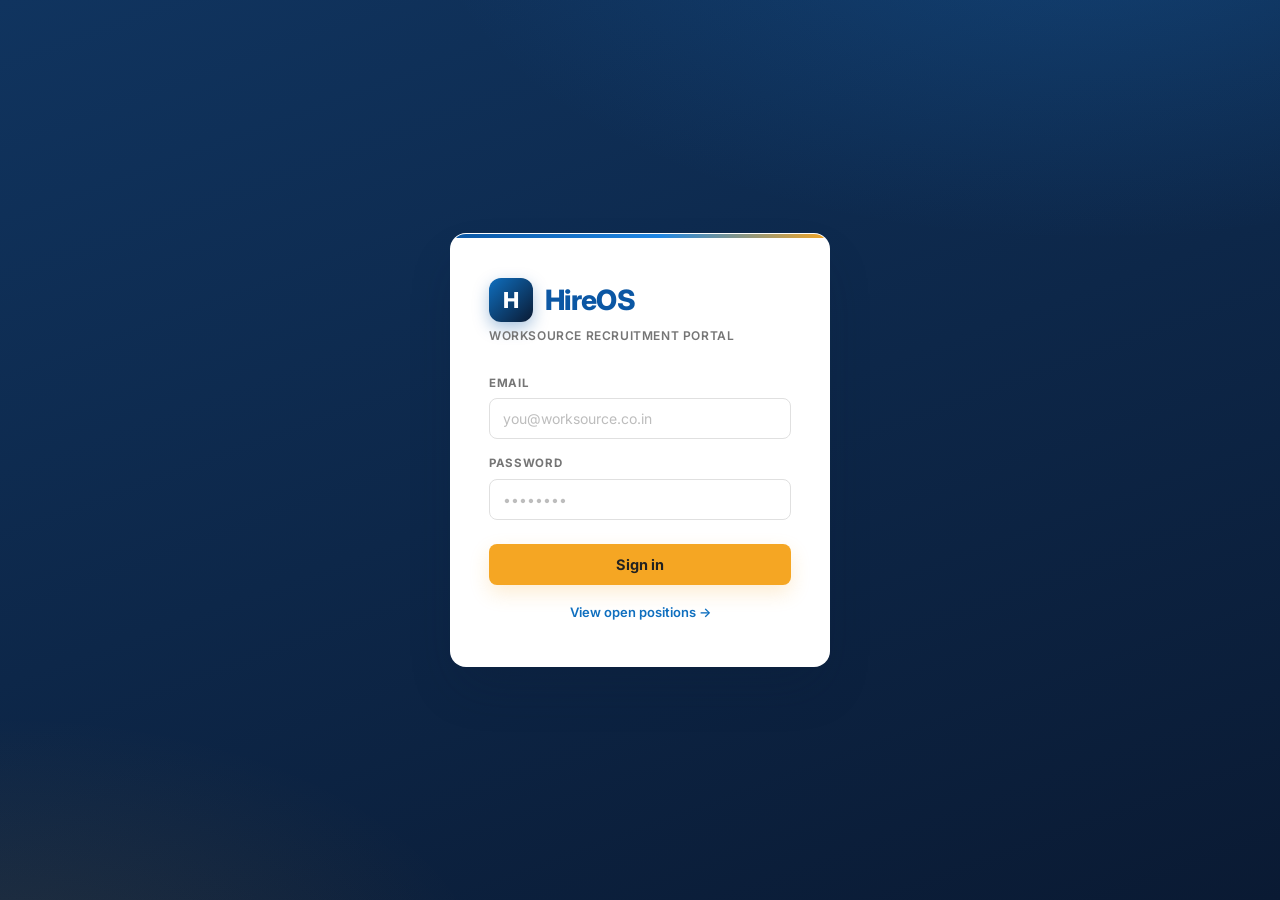
<file: index.html>
<!DOCTYPE html>
<html lang="en">
<head>
<meta charset="UTF-8" />
<meta name="viewport" content="width=device-width, initial-scale=1.0, maximum-scale=1.0, user-scalable=no" />
<meta name="mobile-web-app-capable" content="yes" />
<meta name="apple-mobile-web-app-capable" content="yes" />
<meta name="apple-mobile-web-app-status-bar-style" content="black-translucent" />
<meta name="apple-mobile-web-app-title" content="HireOS" />
<meta name="theme-color" content="#132A54" />
<meta name="color-scheme" content="light" />
<title>HireOS — WorkSource</title>
<link rel="stylesheet" href="styles.css" />
</head>
<body>

<!-- ================= LOGIN ================= -->
<div id="loginScreen">
  <div class="login-card">
    <h1>HireOS</h1>
    <div class="tag">WorkSource Recruitment Portal</div>
    <label>Email</label>
    <input id="loginEmail" type="email" placeholder="you@worksource.co.in" />
    <label>Password</label>
    <input id="loginPassword" type="password" placeholder="••••••••" />
    <button class="btn-primary" onclick="doLogin()">Sign in</button>
    <div id="loginErr" class="err"></div>
    <div style="text-align:center;margin-top:18px;font-size:13px;">
      <a href="careers.html" style="color:var(--navy-800);font-weight:600;">View open positions →</a>
    </div>
  </div>
</div>

<!-- ================= APP ================= -->
<div id="app">
  <header class="topbar">
    <div style="display:flex;align-items:center;">
      <h1>HireOS</h1>
      <span class="role-pill" id="rolePill"></span>
    </div>
    <div style="display:flex;align-items:center;gap:14px;">
      <span class="who" id="whoAmI"></span>
      <button onclick="logout()">Sign out</button>
    </div>
  </header>
  <main id="mainContent"></main>
</div>

<div id="toastHolder"></div>

<script src="app.js"></script>
<script src="features.js"></script>
</body>
</html>
</file>
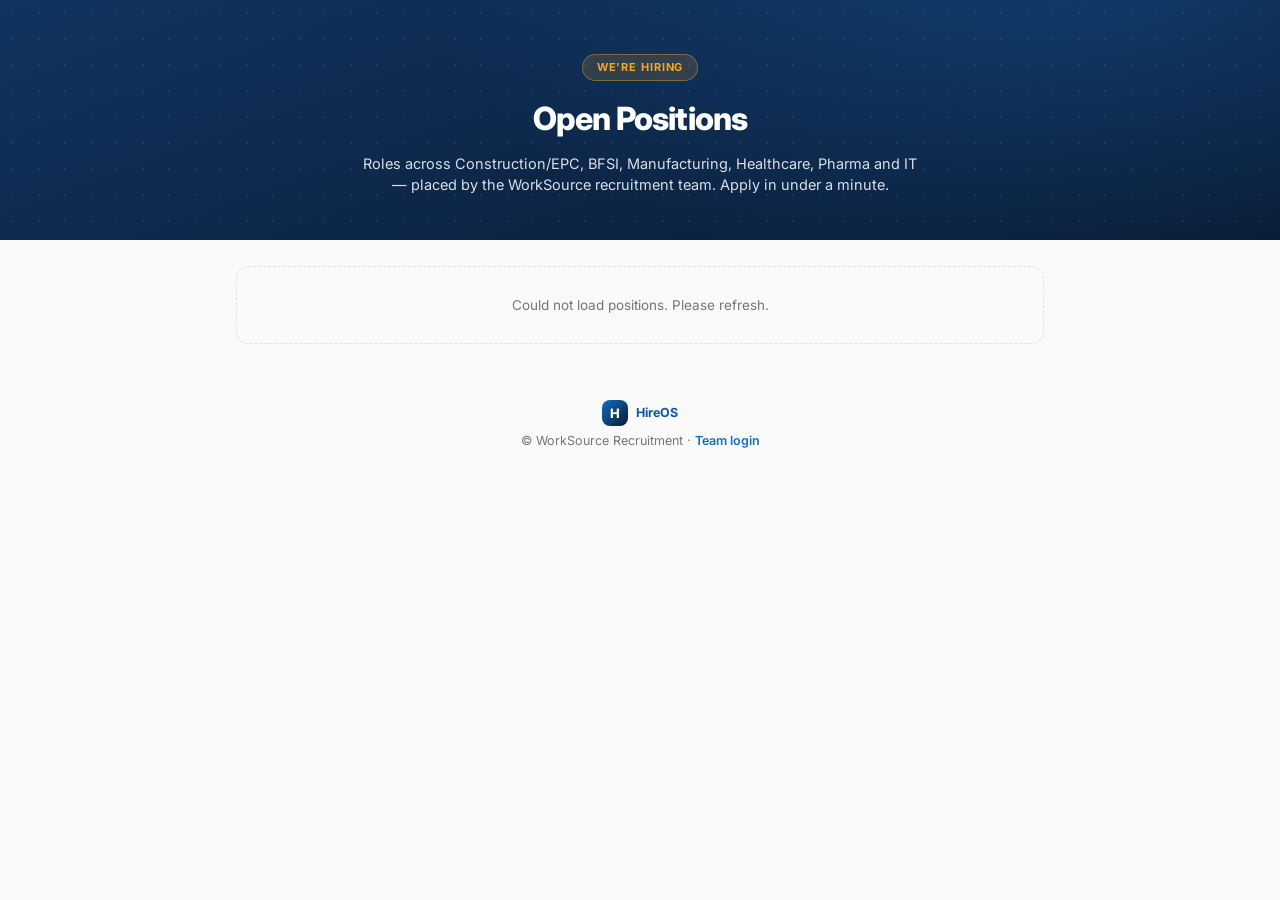
<file: careers.html>
<!DOCTYPE html>
<html lang="en">
<head>
<meta charset="UTF-8" />
<meta name="viewport" content="width=device-width, initial-scale=1.0" />
<meta name="theme-color" content="#132A54" />
<meta name="color-scheme" content="light" />
<title>Careers — WorkSource</title>
<meta name="description" content="Open positions via WorkSource Recruitment. Apply directly online." />
<link rel="stylesheet" href="styles.css" />
<style>
  .hero{background:
    radial-gradient(rgba(255,255,255,.07) 1px, transparent 1.6px),
    radial-gradient(1100px 550px at 85% -10%, rgba(31,134,227,.22), transparent 60%),
    linear-gradient(160deg,#10345F 0%,var(--navy-950) 100%);
    background-size: 26px 26px, auto, auto;
    color:#fff;padding:54px 26px 44px;text-align:center;}
  .hero h1{font-size:32px;color:#fff;}
  .hero p{opacity:.85;max-width:560px;margin:10px auto 0;font-size:14.5px;}
  .hero .tagline{display:inline-block;background:rgba(245,166,35,.15);border:1px solid rgba(245,166,35,.4);color:var(--orange-500);
    font-size:11px;font-weight:700;letter-spacing:.08em;text-transform:uppercase;padding:4px 14px;border-radius:9999px;margin-bottom:14px;}
  .jobmeta{display:flex;gap:8px;flex-wrap:wrap;margin-top:8px;}
  .share{display:flex;gap:6px;flex-wrap:wrap;margin-top:10px;}
  footer{padding:30px;text-align:center;color:var(--gray-500);font-size:12.5px;}
  .apply-grid{display:grid;grid-template-columns:1fr 1fr;gap:10px;}
  @media(max-width:600px){.apply-grid{grid-template-columns:1fr;}.hero h1{font-size:24px;}}
  .hp{position:absolute;left:-9999px;opacity:0;height:0;width:0;}
</style>
</head>
<body>

<div class="hero">
  <div class="tagline">We're hiring</div>
  <h1>Open Positions</h1>
  <p>Roles across Construction/EPC, BFSI, Manufacturing, Healthcare, Pharma and IT — placed by the WorkSource recruitment team. Apply in under a minute.</p>
</div>

<main style="max-width:860px;margin:0 auto;padding:26px;">
  <div id="jobList"><div class="empty">Loading open positions…</div></div>
</main>

<!-- Apply modal -->
<div id="applyBg" class="modal-bg hidden" onclick="if(event.target===this)closeApply()">
  <div class="modal">
    <h3 id="applyTitle">Apply</h3>
    <form id="applyForm" onsubmit="return submitApply(event)">
      <input type="hidden" id="reqId" />
      <input class="hp" id="website" name="website" tabindex="-1" autocomplete="off" />
      <label>Full name *</label>
      <input id="f_name" required maxlength="120" />
      <div class="apply-grid">
        <div><label>Email *</label><input id="f_email" type="email" required maxlength="160" /></div>
        <div><label>Phone</label><input id="f_phone" maxlength="30" /></div>
        <div><label>Current company</label><input id="f_company" maxlength="160" /></div>
        <div><label>Total experience (yrs)</label><input id="f_exp" type="number" step="0.5" min="0" max="50" /></div>
        <div><label>Current CTC (LPA)</label><input id="f_cctc" type="number" step="0.1" min="0" /></div>
        <div><label>Expected CTC (LPA)</label><input id="f_ectc" type="number" step="0.1" min="0" /></div>
        <div><label>Notice period (days)</label><input id="f_notice" type="number" min="0" max="365" /></div>
        <div><label>Location</label><input id="f_loc" maxlength="120" /></div>
      </div>
      <label>LinkedIn URL</label>
      <input id="f_li" maxlength="300" placeholder="https://linkedin.com/in/…" />
      <label>Resume link (Drive/Dropbox, shared)</label>
      <input id="f_resume" maxlength="500" placeholder="https://…" />
      <button class="btn-primary" id="applyBtn" type="submit">Submit application</button>
      <div id="applyErr" class="err"></div>
    </form>
  </div>
</div>

<footer>
  <div style="display:inline-flex;align-items:center;gap:8px;margin-bottom:6px;">
    <span style="display:inline-flex;align-items:center;justify-content:center;width:26px;height:26px;border-radius:8px;background:linear-gradient(135deg,var(--navy-800),var(--navy-950));color:#fff;font-weight:800;font-size:13px;">H</span>
    <b style="color:var(--navy-900);">HireOS</b>
  </div><br/>
  © WorkSource Recruitment · <a href="index.html">Team login</a>
</footer>

<script>
var API = 'https://xrargvfdummasvaacfko.supabase.co/functions/v1/public-jobs';
var JOBS = [];

function esc(s){return String(s==null?'':s).replace(/[&<>"']/g,function(c){return{'&':'&amp;','<':'&lt;','>':'&gt;','"':'&quot;',"'":'&#39;'}[c];});}

function jobCard(j, i){
  var exp = (j.experience_min!=null||j.experience_max!=null) ? ((j.experience_min||0)+'–'+(j.experience_max||'?')+' yrs') : null;
  var ctc = (j.ctc_min!=null||j.ctc_max!=null) ? ('₹'+(j.ctc_min||'?')+'–'+(j.ctc_max||'?')+' LPA') : null;
  var pageUrl = location.href.split('#')[0] + '#job-' + j.id;
  var shareTxt = encodeURIComponent('We’re hiring: ' + j.title + (j.location? ' in '+j.location : '') + ' — apply here: ' + pageUrl);
  return '<div class="card" id="job-'+esc(j.id)+'">' +
    '<div style="display:flex;justify-content:space-between;align-items:flex-start;gap:10px;flex-wrap:wrap;">' +
      '<div><div class="req-title">'+esc(j.title)+'</div>' +
      '<div class="jobmeta">' +
        (j.hiring_category?'<span class="stage-pill">'+esc(j.hiring_category)+'</span>':'') +
        (j.segment?'<span class="stage-pill">'+esc(j.segment)+'</span>':'') +
      '</div>' +
      '<div class="meta-row">' + [j.location, exp, ctc, (j.openings||1)+' opening(s)'].filter(Boolean).map(esc).join(' · ') + '</div></div>' +
      '<button class="btn-primary" style="width:auto;margin-top:0;padding:10px 22px;" onclick="openApply('+i+')">Apply</button>' +
    '</div>' +
    '<div class="share">' +
      '<a class="icon-btn" style="text-decoration:none;" target="_blank" rel="noopener" href="https://www.linkedin.com/sharing/share-offsite/?url='+encodeURIComponent(pageUrl)+'">in Share</a>' +
      '<a class="icon-btn" style="text-decoration:none;" target="_blank" rel="noopener" href="https://wa.me/?text='+shareTxt+'">WhatsApp</a>' +
      '<a class="icon-btn" style="text-decoration:none;" target="_blank" rel="noopener" href="https://x.com/intent/post?text='+shareTxt+'">X</a>' +
      '<button class="icon-btn" onclick="copyLink(\''+esc(j.id)+'\')">Copy link</button>' +
    '</div></div>';
}

function load(){
  fetch(API).then(function(r){return r.json();}).then(function(d){
    JOBS = d.jobs || [];
    var el = document.getElementById('jobList');
    if(!JOBS.length){ el.innerHTML = '<div class="empty">No open positions right now — check back soon.</div>'; return; }
    el.innerHTML = JOBS.map(jobCard).join('');
    if(location.hash){ var t=document.querySelector(location.hash); if(t){ t.scrollIntoView(); t.style.borderColor='var(--orange-500)'; } }
  }).catch(function(){
    document.getElementById('jobList').innerHTML = '<div class="empty">Could not load positions. Please refresh.</div>';
  });
}

function copyLink(id){
  var url = location.href.split('#')[0] + '#job-' + id;
  (navigator.clipboard ? navigator.clipboard.writeText(url) : Promise.reject()).then(function(){alert('Link copied');},function(){prompt('Copy this link:', url);});
}

function openApply(i){
  var j = JOBS[i];
  document.getElementById('reqId').value = j.id;
  document.getElementById('applyTitle').textContent = 'Apply — ' + j.title;
  document.getElementById('applyErr').textContent = '';
  document.getElementById('applyBg').classList.remove('hidden');
}
function closeApply(){ document.getElementById('applyBg').classList.add('hidden'); }

function submitApply(e){
  e.preventDefault();
  var btn = document.getElementById('applyBtn');
  btn.disabled = true; btn.textContent = 'Submitting…';
  var payload = {
    req_id: document.getElementById('reqId').value,
    website: document.getElementById('website').value,
    full_name: document.getElementById('f_name').value,
    email: document.getElementById('f_email').value,
    phone: document.getElementById('f_phone').value,
    current_company: document.getElementById('f_company').value,
    experience_yrs: document.getElementById('f_exp').value,
    current_ctc: document.getElementById('f_cctc').value,
    expected_ctc: document.getElementById('f_ectc').value,
    notice_period_days: document.getElementById('f_notice').value,
    location: document.getElementById('f_loc').value,
    linkedin_url: document.getElementById('f_li').value,
    resume_url: document.getElementById('f_resume').value
  };
  fetch(API, {method:'POST', headers:{'Content-Type':'application/json'}, body: JSON.stringify(payload)})
    .then(function(r){ return r.json().then(function(d){ return {ok:r.ok, d:d}; }); })
    .then(function(res){
      btn.disabled = false; btn.textContent = 'Submit application';
      if(res.ok && res.d.ok){
        closeApply();
        alert(res.d.duplicate ? 'You have already applied for this position.' : 'Application received! Our team will contact you if shortlisted.');
        document.getElementById('applyForm').reset();
      } else {
        document.getElementById('applyErr').textContent = (res.d && res.d.error) || 'Something went wrong. Please try again.';
      }
    }).catch(function(){
      btn.disabled = false; btn.textContent = 'Submit application';
      document.getElementById('applyErr').textContent = 'Network error. Please try again.';
    });
  return false;
}

load();
</script>
</body>
</html>
</file>
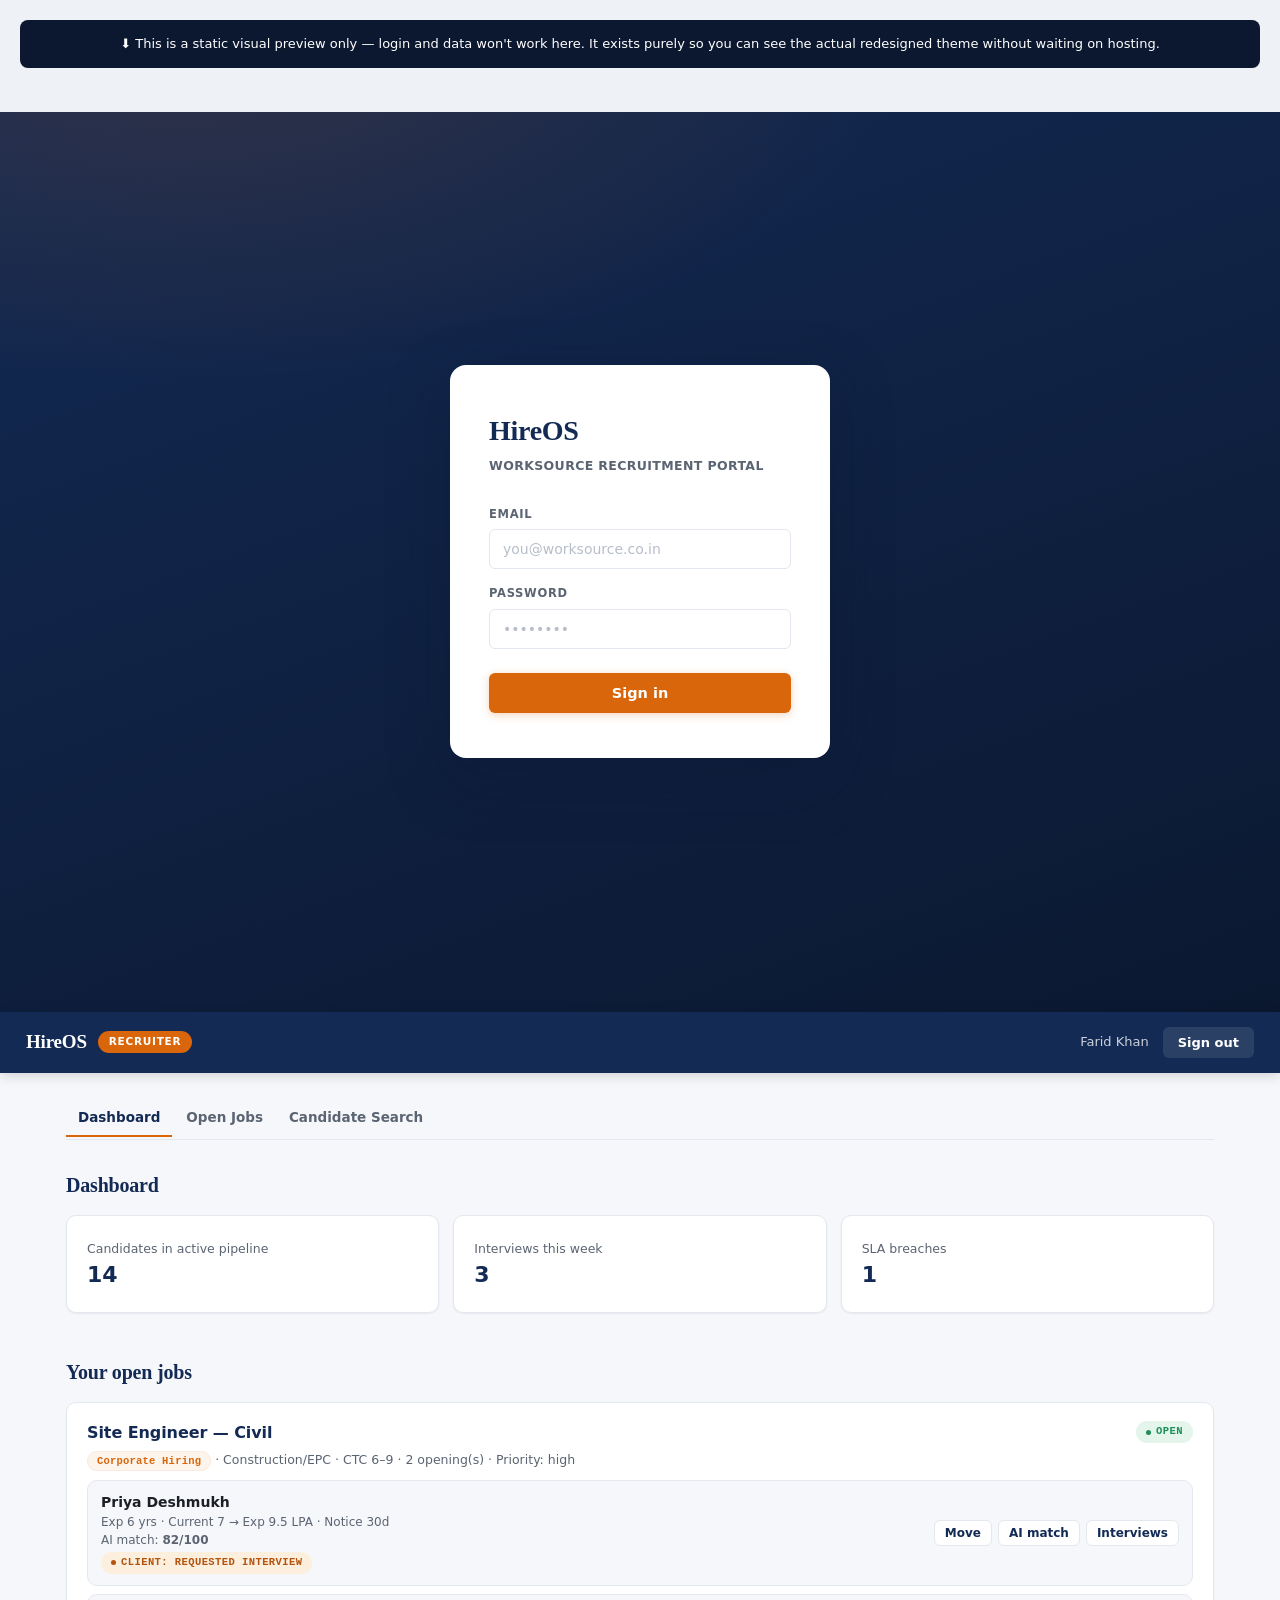
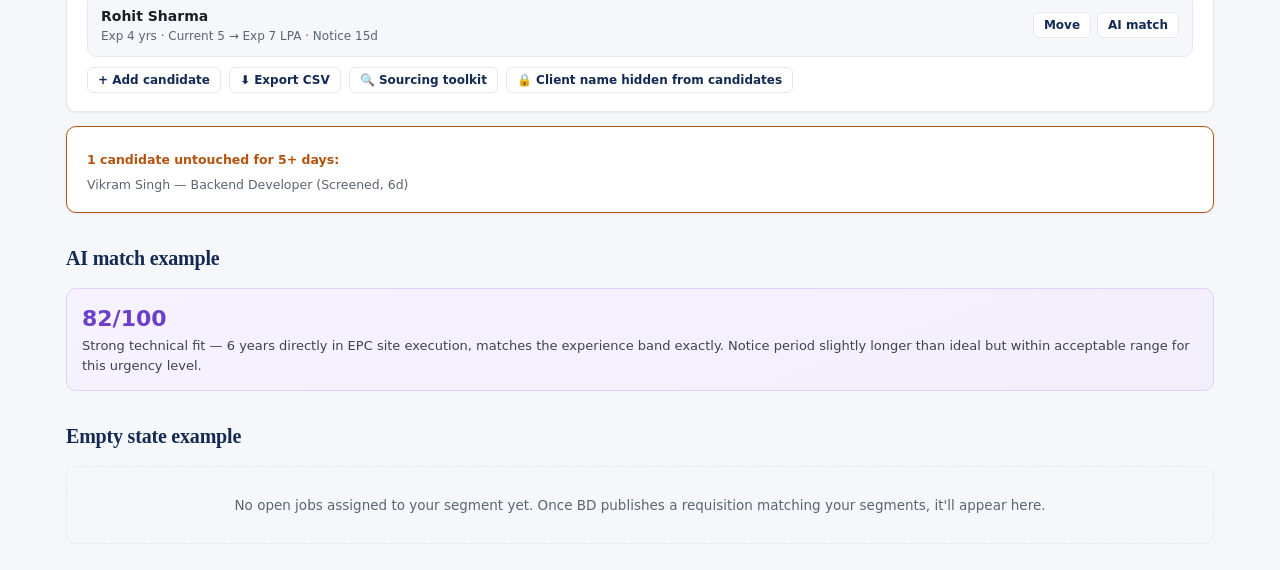
<file: design-preview.html>
<!DOCTYPE html>
<html lang="en">
<head>
<meta charset="UTF-8" />
<meta name="viewport" content="width=device-width, initial-scale=1.0" />
<title>HireOS — Design Preview</title>
<link rel="stylesheet" href="preview-styles.css" />
</head>
<body>

<div style="padding:20px;background:var(--gray-100);">
  <div style="text-align:center;padding:14px;background:var(--navy-950);color:#fff;border-radius:8px;margin-bottom:24px;font-size:13px;">
    ⬇ This is a static visual preview only — login and data won't work here. It exists purely so you can see the actual redesigned theme without waiting on hosting.
  </div>
</div>

<!-- LOGIN SCREEN -->
<div id="loginScreen">
  <div class="login-card">
    <h1>HireOS</h1>
    <div class="tag">WorkSource Recruitment Portal</div>
    <label>Email</label>
    <input placeholder="you@worksource.co.in" />
    <label>Password</label>
    <input type="password" placeholder="••••••••" />
    <button class="btn-primary">Sign in</button>
  </div>
</div>

<!-- APP SHELL WITH SAMPLE CONTENT -->
<div id="app" class="active">
  <header class="topbar">
    <div style="display:flex;align-items:center;">
      <h1>HireOS</h1>
      <span class="role-pill">Recruiter</span>
    </div>
    <div style="display:flex;align-items:center;gap:14px;">
      <span class="who">Farid Khan</span>
      <button>Sign out</button>
    </div>
  </header>
  <main>
    <div class="tabbar">
      <button class="active">Dashboard</button>
      <button>Open Jobs</button>
      <button>Candidate Search</button>
    </div>

    <div class="section-title"><h2>Dashboard</h2></div>
    <div class="grid" style="margin-bottom:14px;">
      <div class="card"><div class="meta-row">Candidates in active pipeline</div><div class="req-title" style="font-size:22px;">14</div></div>
      <div class="card"><div class="meta-row">Interviews this week</div><div class="req-title" style="font-size:22px;">3</div></div>
      <div class="card"><div class="meta-row">SLA breaches</div><div class="req-title" style="font-size:22px;">1</div></div>
    </div>

    <div class="section-title"><h2>Your open jobs</h2></div>

    <div class="card">
      <div style="display:flex;justify-content:space-between;align-items:flex-start;">
        <div>
          <div class="req-title">Site Engineer — Civil</div>
          <div class="meta-row"><span class="stage-pill">Corporate Hiring</span> · Construction/EPC · CTC 6–9 · 2 opening(s) · Priority: high</div>
        </div>
        <span class="badge open">open</span>
      </div>
      <div class="app-list">
        <div class="app-row">
          <div>
            <div class="name">Priya Deshmukh</div>
            <div class="sub">Exp 6 yrs · Current 7 → Exp 9.5 LPA · Notice 30d</div>
            <div class="sub">AI match: <b>82/100</b></div>
            <div class="sub" style="margin-top:3px;"><span class="badge on_hold">Client: Requested interview</span></div>
          </div>
          <div style="display:flex;gap:6px;flex-wrap:wrap;">
            <button class="icon-btn">Move</button>
            <button class="icon-btn">AI match</button>
            <button class="icon-btn">Interviews</button>
          </div>
        </div>
        <div class="app-row">
          <div>
            <div class="name">Rohit Sharma</div>
            <div class="sub">Exp 4 yrs · Current 5 → Exp 7 LPA · Notice 15d</div>
          </div>
          <div style="display:flex;gap:6px;flex-wrap:wrap;">
            <button class="icon-btn">Move</button>
            <button class="icon-btn">AI match</button>
          </div>
        </div>
      </div>
      <div style="margin-top:10px;display:flex;gap:8px;flex-wrap:wrap;">
        <button class="icon-btn">+ Add candidate</button>
        <button class="icon-btn">⬇ Export CSV</button>
        <button class="icon-btn">🔍 Sourcing toolkit</button>
        <button class="icon-btn">🔒 Client name hidden from candidates</button>
      </div>
    </div>

    <div class="card" style="border-color:var(--warning);margin-top:14px;">
      <div class="meta-row" style="color:var(--warning);font-weight:600;margin-bottom:6px;">1 candidate untouched for 5+ days:</div>
      <div class="meta-row">Vikram Singh — Backend Developer (Screened, 6d)</div>
    </div>

    <div class="section-title"><h2>AI match example</h2></div>
    <div class="ai-box">
      <span class="score">82/100</span><br/>
      Strong technical fit — 6 years directly in EPC site execution, matches the experience band exactly. Notice period slightly longer than ideal but within acceptable range for this urgency level.
    </div>

    <div class="section-title"><h2>Empty state example</h2></div>
    <div class="empty">No open jobs assigned to your segment yet. Once BD publishes a requisition matching your segments, it'll appear here.</div>
  </main>
</div>

</body>
</html>
</file>
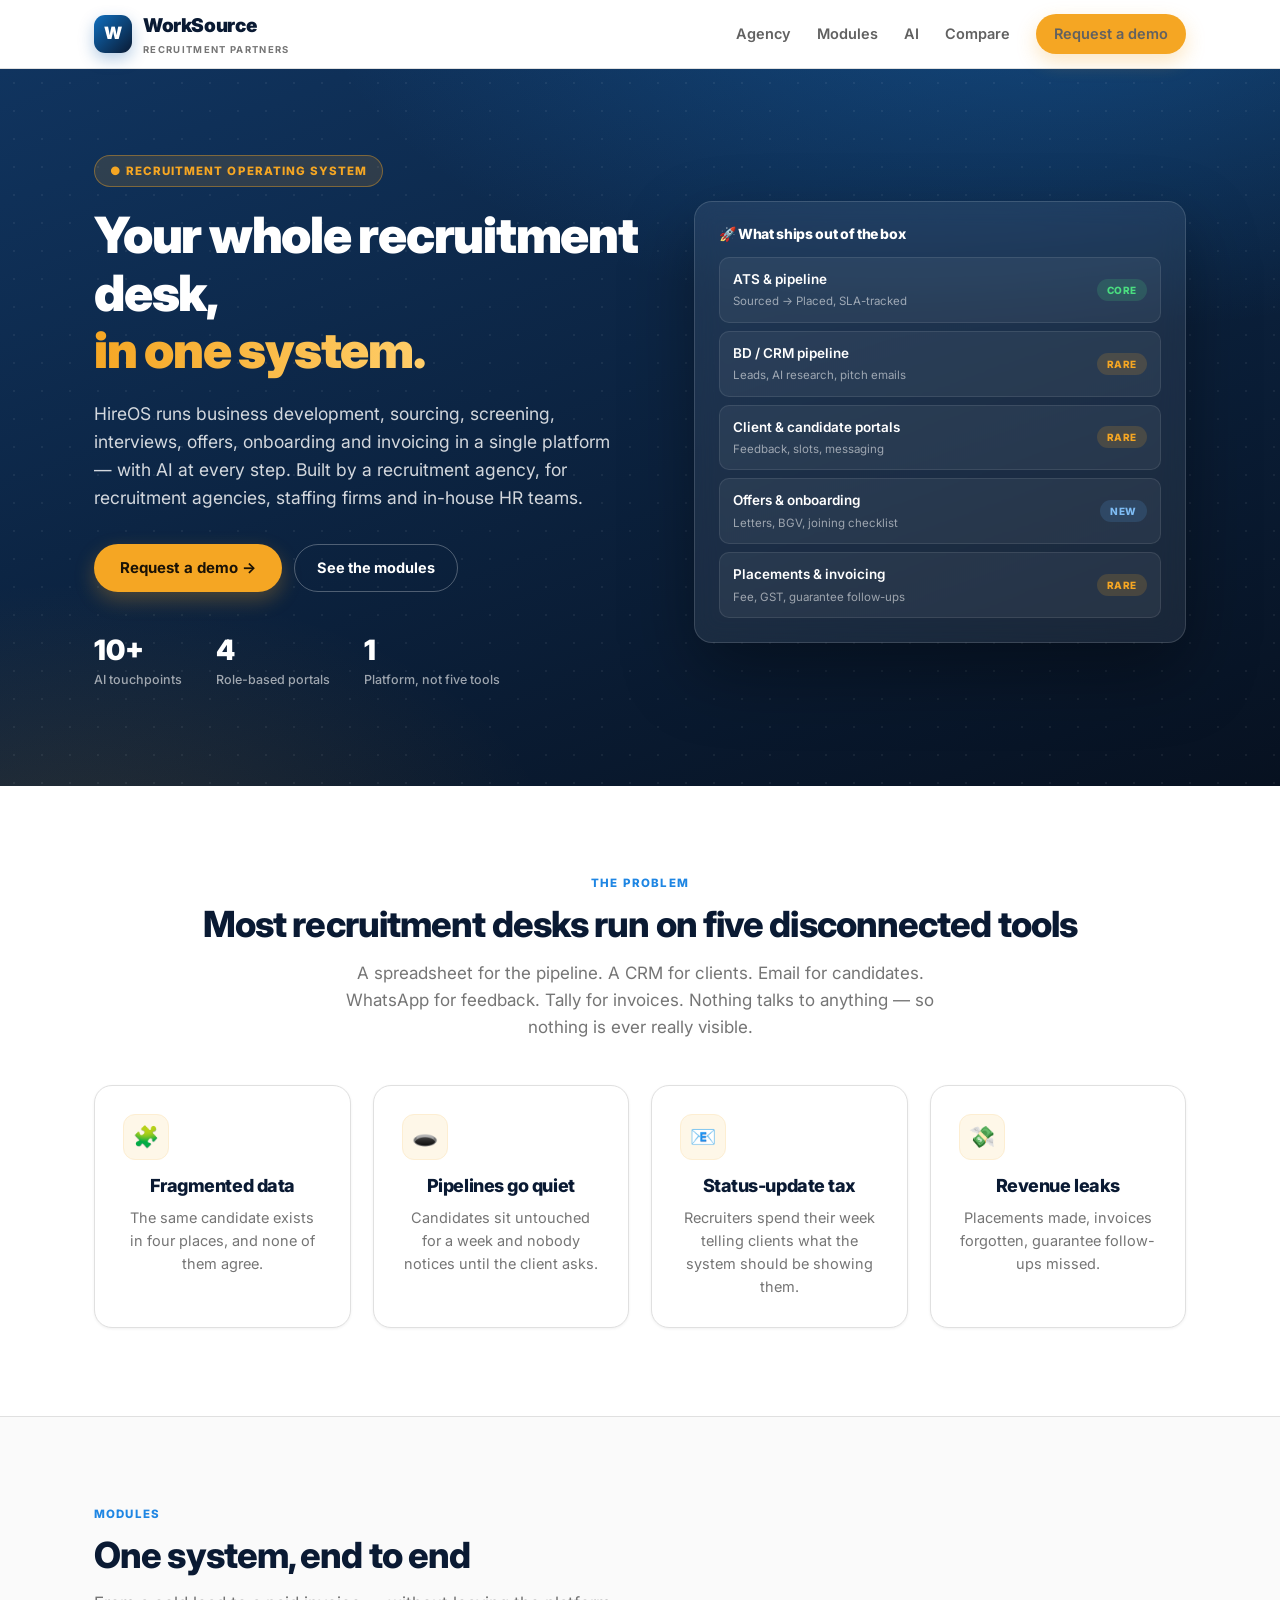
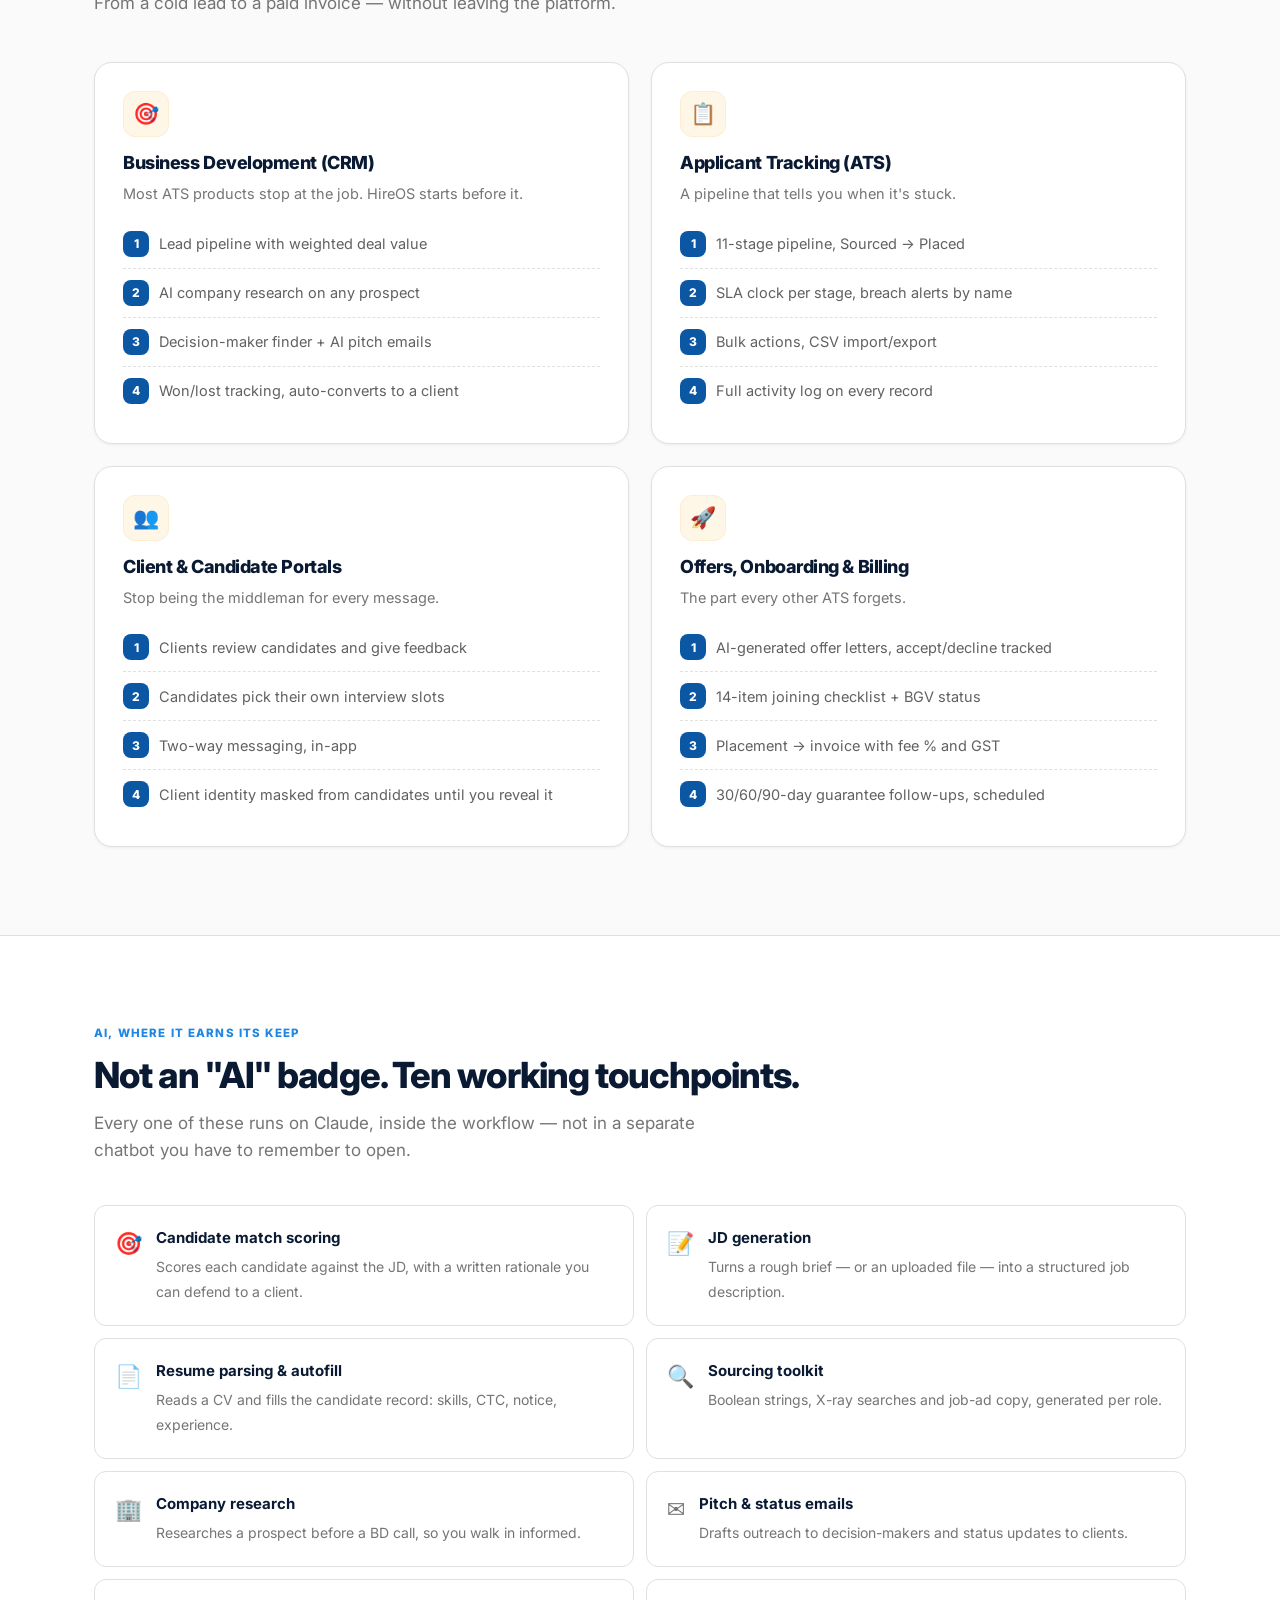
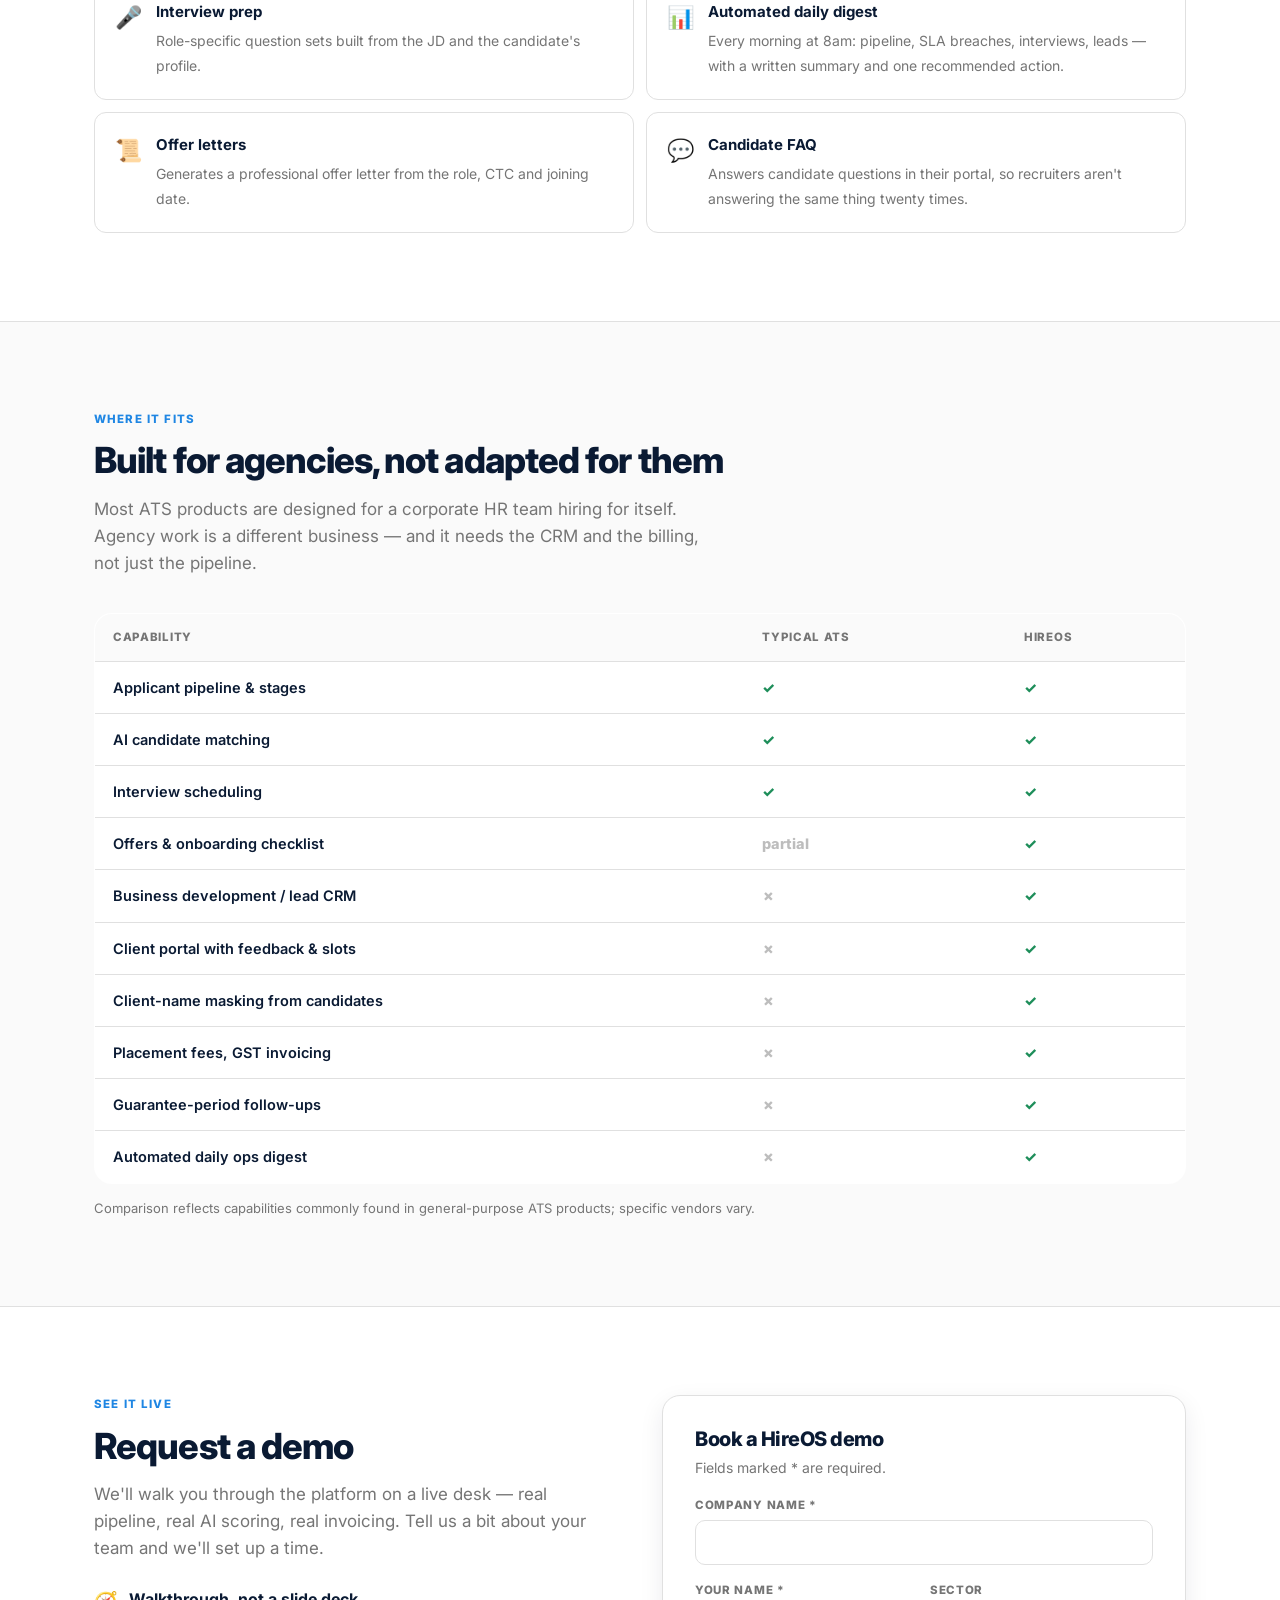
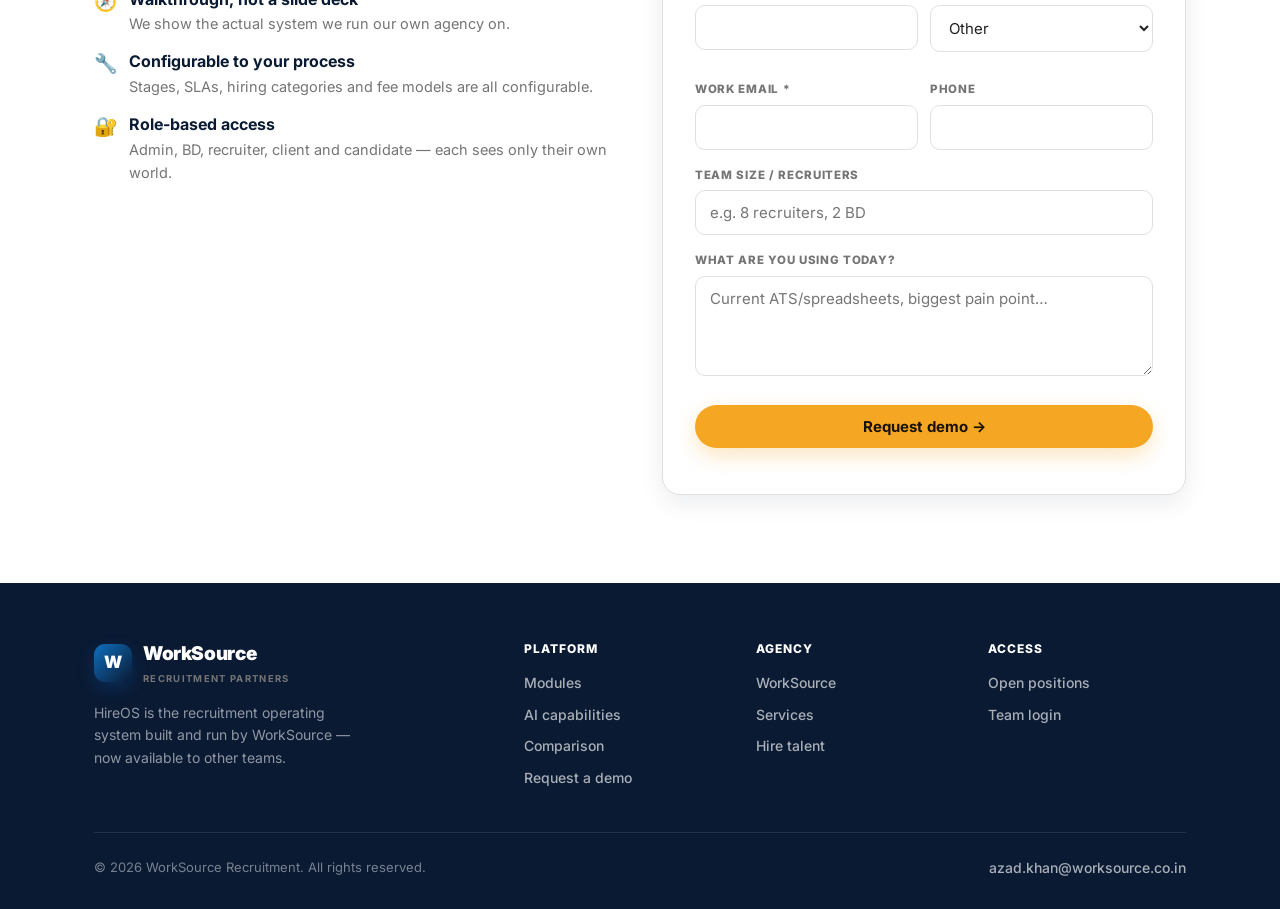
<file: hireos.html>
<!DOCTYPE html>
<html lang="en">
<head>
<meta charset="UTF-8" />
<meta name="viewport" content="width=device-width, initial-scale=1.0" />
<meta name="color-scheme" content="light" />
<meta name="theme-color" content="#0A1A33" />
<title>HireOS — AI Recruitment Operating System | WorkSource</title>
<meta name="description" content="HireOS is an AI-powered recruitment operating system: ATS, BD/CRM, client and candidate portals, AI matching, offers, onboarding and billing — in one platform." />
<meta property="og:title" content="HireOS — AI Recruitment Operating System" />
<meta property="og:description" content="ATS + CRM + portals + AI + billing. The platform WorkSource runs its own desk on." />
<link rel="stylesheet" href="site.css" />
<style>
  .feat{display:flex;gap:14px;align-items:flex-start;padding:20px;background:#fff;border:1px solid var(--gray-200);border-radius:var(--radius);transition:all .18s var(--ease);}
  .feat:hover{border-color:var(--navy-700);box-shadow:var(--shadow-sm);}
  .feat .e{font-size:22px;flex-shrink:0;}
  .feat b{color:var(--navy-950);display:block;margin-bottom:4px;font-size:15px;}
  .feat span{color:var(--gray-500);font-size:14px;}
  .cmp{width:100%;border-collapse:collapse;margin-top:36px;background:#fff;border:1px solid var(--gray-200);border-radius:var(--radius-lg);overflow:hidden;}
  .cmp th,.cmp td{padding:14px 18px;text-align:left;border-bottom:1px solid var(--gray-200);font-size:14.5px;}
  .cmp th{background:var(--gray-50);font-size:11.5px;text-transform:uppercase;letter-spacing:.06em;color:var(--gray-500);font-weight:800;}
  .cmp td:first-child{font-weight:600;color:var(--navy-950);}
  .cmp tr:last-child td{border-bottom:none;}
  .yes{color:var(--success);font-weight:800;}
  .no{color:var(--gray-300);font-weight:800;}
  .modline{display:flex;align-items:center;gap:10px;padding:11px 0;border-bottom:1px dashed var(--gray-200);font-size:14.5px;color:var(--gray-700);}
  .modline:last-child{border-bottom:none;}
  .modline .n{width:26px;height:26px;border-radius:8px;background:var(--navy-900);color:#fff;display:flex;align-items:center;justify-content:center;font-size:12px;font-weight:800;flex-shrink:0;}
</style>
</head>
<body>

<nav>
  <div class="wrap">
    <a href="home.html" class="brand">
      <span class="mark">W</span>
      <span>WorkSource<small>Recruitment Partners</small></span>
    </a>
    <div class="navlinks" id="navlinks">
      <a href="home.html">Agency</a>
      <a href="#modules">Modules</a>
      <a href="#ai">AI</a>
      <a href="#compare">Compare</a>
      <a href="#demo" class="btn btn-primary btn-sm">Request a demo</a>
    </div>
    <button class="navtoggle" onclick="document.getElementById('navlinks').classList.toggle('open')">☰</button>
  </div>
</nav>

<!-- ============ HERO ============ -->
<header class="hero">
  <div class="wrap">
    <div>
      <div class="eyebrow">● Recruitment Operating System</div>
      <h1>Your whole recruitment desk,<br/><span class="accent">in one system.</span></h1>
      <p class="lead">
        HireOS runs business development, sourcing, screening, interviews, offers, onboarding and invoicing
        in a single platform — with AI at every step. Built by a recruitment agency, for recruitment agencies,
        staffing firms and in-house HR teams.
      </p>
      <div class="cta">
        <a href="#demo" class="btn btn-primary">Request a demo →</a>
        <a href="#modules" class="btn btn-ghost">See the modules</a>
      </div>
      <div class="hero-stats">
        <div><div class="n">10+</div><div class="l">AI touchpoints</div></div>
        <div><div class="n">4</div><div class="l">Role-based portals</div></div>
        <div><div class="n">1</div><div class="l">Platform, not five tools</div></div>
      </div>
    </div>

    <div class="glass">
      <h4>🚀 What ships out of the box</h4>
      <div style="display:flex;flex-direction:column;gap:0;">
        <div class="row"><div><div class="t">ATS &amp; pipeline</div><div class="s">Sourced → Placed, SLA-tracked</div></div><span class="chip g">core</span></div>
        <div class="row"><div><div class="t">BD / CRM pipeline</div><div class="s">Leads, AI research, pitch emails</div></div><span class="chip a">rare</span></div>
        <div class="row"><div><div class="t">Client &amp; candidate portals</div><div class="s">Feedback, slots, messaging</div></div><span class="chip a">rare</span></div>
        <div class="row"><div><div class="t">Offers &amp; onboarding</div><div class="s">Letters, BGV, joining checklist</div></div><span class="chip b">new</span></div>
        <div class="row"><div><div class="t">Placements &amp; invoicing</div><div class="s">Fee, GST, guarantee follow-ups</div></div><span class="chip a">rare</span></div>
      </div>
    </div>
  </div>
</header>

<!-- ============ PROBLEM ============ -->
<section>
  <div class="wrap center">
    <div class="slabel">The problem</div>
    <h2>Most recruitment desks run on five disconnected tools</h2>
    <p class="sub">A spreadsheet for the pipeline. A CRM for clients. Email for candidates. WhatsApp for feedback. Tally for invoices. Nothing talks to anything — so nothing is ever really visible.</p>

    <div class="grid g4" style="margin-top:44px;">
      <div class="card"><div class="ico">🧩</div><h3>Fragmented data</h3><p>The same candidate exists in four places, and none of them agree.</p></div>
      <div class="card"><div class="ico">🕳️</div><h3>Pipelines go quiet</h3><p>Candidates sit untouched for a week and nobody notices until the client asks.</p></div>
      <div class="card"><div class="ico">📧</div><h3>Status-update tax</h3><p>Recruiters spend their week telling clients what the system should be showing them.</p></div>
      <div class="card"><div class="ico">💸</div><h3>Revenue leaks</h3><p>Placements made, invoices forgotten, guarantee follow-ups missed.</p></div>
    </div>
  </div>
</section>

<!-- ============ MODULES ============ -->
<section class="alt" id="modules">
  <div class="wrap">
    <div class="slabel">Modules</div>
    <h2>One system, end to end</h2>
    <p class="sub">From a cold lead to a paid invoice — without leaving the platform.</p>

    <div class="grid g2" style="margin-top:44px;">
      <div class="card">
        <div class="ico">🎯</div>
        <h3>Business Development (CRM)</h3>
        <p style="margin-bottom:14px;">Most ATS products stop at the job. HireOS starts before it.</p>
        <div class="modline"><span class="n">1</span> Lead pipeline with weighted deal value</div>
        <div class="modline"><span class="n">2</span> AI company research on any prospect</div>
        <div class="modline"><span class="n">3</span> Decision-maker finder + AI pitch emails</div>
        <div class="modline"><span class="n">4</span> Won/lost tracking, auto-converts to a client</div>
      </div>

      <div class="card">
        <div class="ico">📋</div>
        <h3>Applicant Tracking (ATS)</h3>
        <p style="margin-bottom:14px;">A pipeline that tells you when it's stuck.</p>
        <div class="modline"><span class="n">1</span> 11-stage pipeline, Sourced → Placed</div>
        <div class="modline"><span class="n">2</span> SLA clock per stage, breach alerts by name</div>
        <div class="modline"><span class="n">3</span> Bulk actions, CSV import/export</div>
        <div class="modline"><span class="n">4</span> Full activity log on every record</div>
      </div>

      <div class="card">
        <div class="ico">👥</div>
        <h3>Client &amp; Candidate Portals</h3>
        <p style="margin-bottom:14px;">Stop being the middleman for every message.</p>
        <div class="modline"><span class="n">1</span> Clients review candidates and give feedback</div>
        <div class="modline"><span class="n">2</span> Candidates pick their own interview slots</div>
        <div class="modline"><span class="n">3</span> Two-way messaging, in-app</div>
        <div class="modline"><span class="n">4</span> Client identity masked from candidates until you reveal it</div>
      </div>

      <div class="card">
        <div class="ico">🚀</div>
        <h3>Offers, Onboarding &amp; Billing</h3>
        <p style="margin-bottom:14px;">The part every other ATS forgets.</p>
        <div class="modline"><span class="n">1</span> AI-generated offer letters, accept/decline tracked</div>
        <div class="modline"><span class="n">2</span> 14-item joining checklist + BGV status</div>
        <div class="modline"><span class="n">3</span> Placement → invoice with fee % and GST</div>
        <div class="modline"><span class="n">4</span> 30/60/90-day guarantee follow-ups, scheduled</div>
      </div>
    </div>
  </div>
</section>

<!-- ============ AI ============ -->
<section id="ai">
  <div class="wrap">
    <div class="slabel">AI, where it earns its keep</div>
    <h2>Not an "AI" badge. Ten working touchpoints.</h2>
    <p class="sub">Every one of these runs on Claude, inside the workflow — not in a separate chatbot you have to remember to open.</p>

    <div class="grid g2" style="margin-top:40px;gap:12px;">
      <div class="feat"><span class="e">🎯</span><div><b>Candidate match scoring</b><span>Scores each candidate against the JD, with a written rationale you can defend to a client.</span></div></div>
      <div class="feat"><span class="e">📝</span><div><b>JD generation</b><span>Turns a rough brief — or an uploaded file — into a structured job description.</span></div></div>
      <div class="feat"><span class="e">📄</span><div><b>Resume parsing &amp; autofill</b><span>Reads a CV and fills the candidate record: skills, CTC, notice, experience.</span></div></div>
      <div class="feat"><span class="e">🔍</span><div><b>Sourcing toolkit</b><span>Boolean strings, X-ray searches and job-ad copy, generated per role.</span></div></div>
      <div class="feat"><span class="e">🏢</span><div><b>Company research</b><span>Researches a prospect before a BD call, so you walk in informed.</span></div></div>
      <div class="feat"><span class="e">✉️</span><div><b>Pitch &amp; status emails</b><span>Drafts outreach to decision-makers and status updates to clients.</span></div></div>
      <div class="feat"><span class="e">🎤</span><div><b>Interview prep</b><span>Role-specific question sets built from the JD and the candidate's profile.</span></div></div>
      <div class="feat"><span class="e">📊</span><div><b>Automated daily digest</b><span>Every morning at 8am: pipeline, SLA breaches, interviews, leads — with a written summary and one recommended action.</span></div></div>
      <div class="feat"><span class="e">📜</span><div><b>Offer letters</b><span>Generates a professional offer letter from the role, CTC and joining date.</span></div></div>
      <div class="feat"><span class="e">💬</span><div><b>Candidate FAQ</b><span>Answers candidate questions in their portal, so recruiters aren't answering the same thing twenty times.</span></div></div>
    </div>
  </div>
</section>

<!-- ============ COMPARE ============ -->
<section class="alt" id="compare">
  <div class="wrap">
    <div class="slabel">Where it fits</div>
    <h2>Built for agencies, not adapted for them</h2>
    <p class="sub">Most ATS products are designed for a corporate HR team hiring for itself. Agency work is a different business — and it needs the CRM and the billing, not just the pipeline.</p>

    <table class="cmp">
      <thead>
        <tr><th>Capability</th><th>Typical ATS</th><th>HireOS</th></tr>
      </thead>
      <tbody>
        <tr><td>Applicant pipeline &amp; stages</td><td class="yes">✓</td><td class="yes">✓</td></tr>
        <tr><td>AI candidate matching</td><td class="yes">✓</td><td class="yes">✓</td></tr>
        <tr><td>Interview scheduling</td><td class="yes">✓</td><td class="yes">✓</td></tr>
        <tr><td>Offers &amp; onboarding checklist</td><td class="no">partial</td><td class="yes">✓</td></tr>
        <tr><td>Business development / lead CRM</td><td class="no">✗</td><td class="yes">✓</td></tr>
        <tr><td>Client portal with feedback &amp; slots</td><td class="no">✗</td><td class="yes">✓</td></tr>
        <tr><td>Client-name masking from candidates</td><td class="no">✗</td><td class="yes">✓</td></tr>
        <tr><td>Placement fees, GST invoicing</td><td class="no">✗</td><td class="yes">✓</td></tr>
        <tr><td>Guarantee-period follow-ups</td><td class="no">✗</td><td class="yes">✓</td></tr>
        <tr><td>Automated daily ops digest</td><td class="no">✗</td><td class="yes">✓</td></tr>
      </tbody>
    </table>
    <p style="color:var(--gray-500);font-size:13px;margin-top:14px;">Comparison reflects capabilities commonly found in general-purpose ATS products; specific vendors vary.</p>
  </div>
</section>

<!-- ============ DEMO ============ -->
<section id="demo">
  <div class="wrap">
    <div class="grid g2" style="margin-top:0;align-items:start;gap:44px;">
      <div>
        <div class="slabel">See it live</div>
        <h2>Request a demo</h2>
        <p class="sub" style="margin-bottom:24px;">
          We'll walk you through the platform on a live desk — real pipeline, real AI scoring, real invoicing.
          Tell us a bit about your team and we'll set up a time.
        </p>
        <div style="display:flex;flex-direction:column;gap:14px;">
          <div style="display:flex;gap:11px;align-items:flex-start;"><span style="font-size:19px;">🧭</span><div><b style="color:var(--navy-950);">Walkthrough, not a slide deck</b><div style="color:var(--gray-500);font-size:14.5px;">We show the actual system we run our own agency on.</div></div></div>
          <div style="display:flex;gap:11px;align-items:flex-start;"><span style="font-size:19px;">🔧</span><div><b style="color:var(--navy-950);">Configurable to your process</b><div style="color:var(--gray-500);font-size:14.5px;">Stages, SLAs, hiring categories and fee models are all configurable.</div></div></div>
          <div style="display:flex;gap:11px;align-items:flex-start;"><span style="font-size:19px;">🔐</span><div><b style="color:var(--navy-950);">Role-based access</b><div style="color:var(--gray-500);font-size:14.5px;">Admin, BD, recruiter, client and candidate — each sees only their own world.</div></div></div>
        </div>
      </div>

      <div class="formcard">
        <h3 style="font-size:20px;color:var(--navy-950);">Book a HireOS demo</h3>
        <p style="color:var(--gray-500);font-size:14px;margin-top:6px;">Fields marked * are required.</p>
        <form id="demoForm" onsubmit="return submitDemo(event)">
          <input class="hp" id="website" tabindex="-1" autocomplete="off" />
          <label>Company name *</label>
          <input id="d_company" required maxlength="160" />
          <div class="f2">
            <div><label>Your name *</label><input id="d_name" required maxlength="120" /></div>
            <div><label>Sector</label>
              <select id="d_segment">
                <option>Construction/EPC</option><option>BFSI</option><option>Manufacturing</option>
                <option>Healthcare</option><option>Pharma</option><option>Logistics</option>
                <option selected>Other</option>
              </select>
            </div>
            <div><label>Work email *</label><input id="d_email" type="email" required maxlength="160" /></div>
            <div><label>Phone</label><input id="d_phone" maxlength="30" /></div>
          </div>
          <label>Team size / recruiters</label>
          <input id="d_headcount" maxlength="60" placeholder="e.g. 8 recruiters, 2 BD" />
          <label>What are you using today?</label>
          <textarea id="d_message" maxlength="2000" placeholder="Current ATS/spreadsheets, biggest pain point…"></textarea>
          <button type="submit" class="btn btn-primary" id="demoBtn" style="width:100%;margin-top:22px;">Request demo →</button>
          <div id="demoMsg" class="msg"></div>
        </form>
      </div>
    </div>
  </div>
</section>

<footer>
  <div class="wrap">
    <div class="cols">
      <div>
        <div class="brand"><span class="mark">W</span><span>WorkSource<small>Recruitment Partners</small></span></div>
        <p style="margin-top:16px;max-width:280px;color:rgba(255,255,255,.55);font-size:14px;">
          HireOS is the recruitment operating system built and run by WorkSource — now available to other teams.
        </p>
      </div>
      <div>
        <h5>Platform</h5>
        <a href="#modules">Modules</a>
        <a href="#ai">AI capabilities</a>
        <a href="#compare">Comparison</a>
        <a href="#demo">Request a demo</a>
      </div>
      <div>
        <h5>Agency</h5>
        <a href="home.html">WorkSource</a>
        <a href="home.html#services">Services</a>
        <a href="home.html#enquiry">Hire talent</a>
      </div>
      <div>
        <h5>Access</h5>
        <a href="careers.html">Open positions</a>
        <a href="index.html">Team login</a>
      </div>
    </div>
    <div class="bot">
      <div>© <span id="yr"></span> WorkSource Recruitment. All rights reserved.</div>
      <div><a href="mailto:azad.khan@worksource.co.in" style="display:inline;">azad.khan@worksource.co.in</a></div>
    </div>
  </div>
</footer>

<script>
document.getElementById('yr').textContent = new Date().getFullYear();
var FN = 'https://xrargvfdummasvaacfko.supabase.co/functions/v1';

function submitDemo(e){
  e.preventDefault();
  var btn = document.getElementById('demoBtn'), msg = document.getElementById('demoMsg');
  btn.disabled = true; btn.textContent = 'Sending…'; msg.textContent = ''; msg.className='msg';
  fetch(FN + '/public-enquiry', {
    method:'POST', headers:{'Content-Type':'application/json'},
    body: JSON.stringify({
      kind: 'hireos_demo',
      website: document.getElementById('website').value,
      company_name: document.getElementById('d_company').value,
      contact_name: document.getElementById('d_name').value,
      contact_email: document.getElementById('d_email').value,
      contact_phone: document.getElementById('d_phone').value,
      segment: document.getElementById('d_segment').value,
      headcount: document.getElementById('d_headcount').value,
      message: document.getElementById('d_message').value
    })
  }).then(function(r){ return r.json().then(function(d){ return {ok:r.ok, d:d}; }); })
    .then(function(res){
      btn.disabled = false; btn.textContent = 'Request demo →';
      if(res.ok && res.d.ok){
        msg.className='msg ok';
        msg.textContent = res.d.message || 'Thank you — we will be in touch shortly.';
        document.getElementById('demoForm').reset();
      } else {
        msg.className='msg err';
        msg.textContent = (res.d && res.d.error) || 'Something went wrong. Please email us directly.';
      }
    }).catch(function(){
      btn.disabled = false; btn.textContent = 'Request demo →';
      msg.className='msg err'; msg.textContent = 'Network error. Please try again.';
    });
  return false;
}
</script>
</body>
</html>
</file>
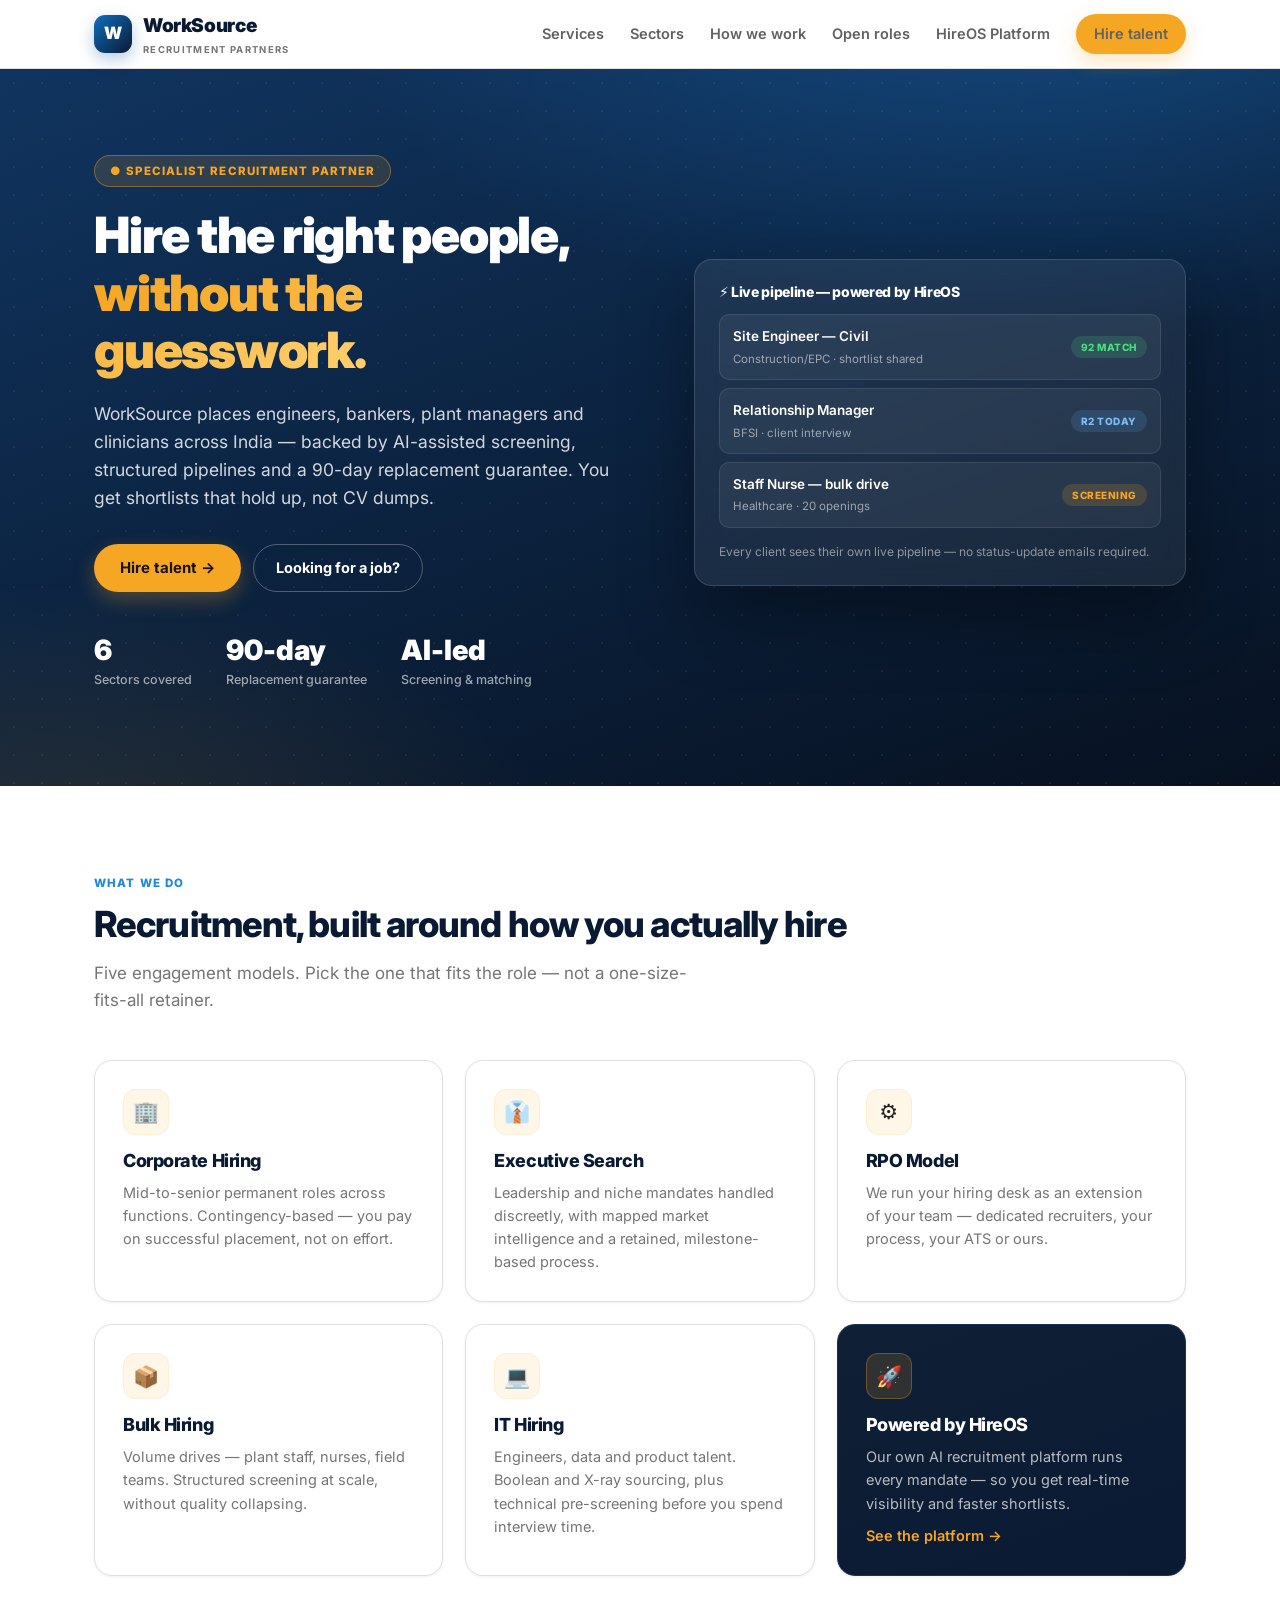
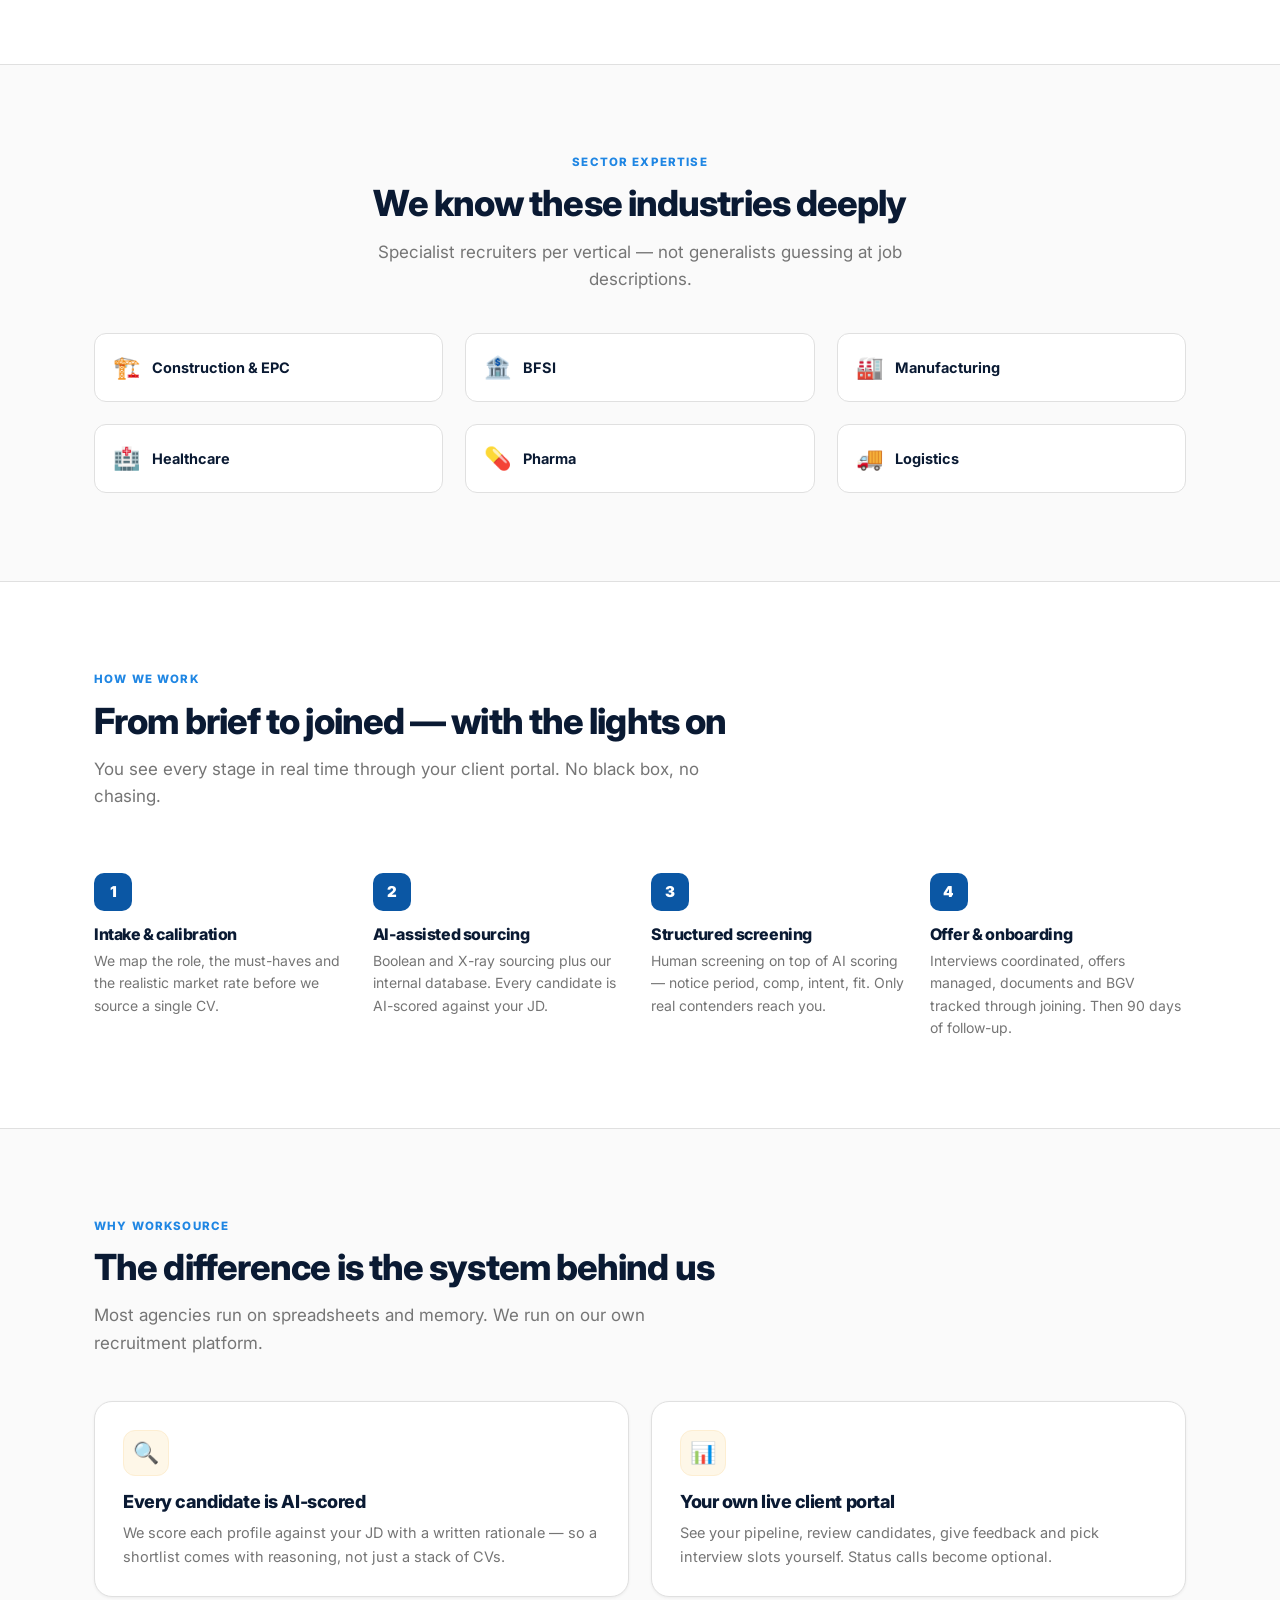
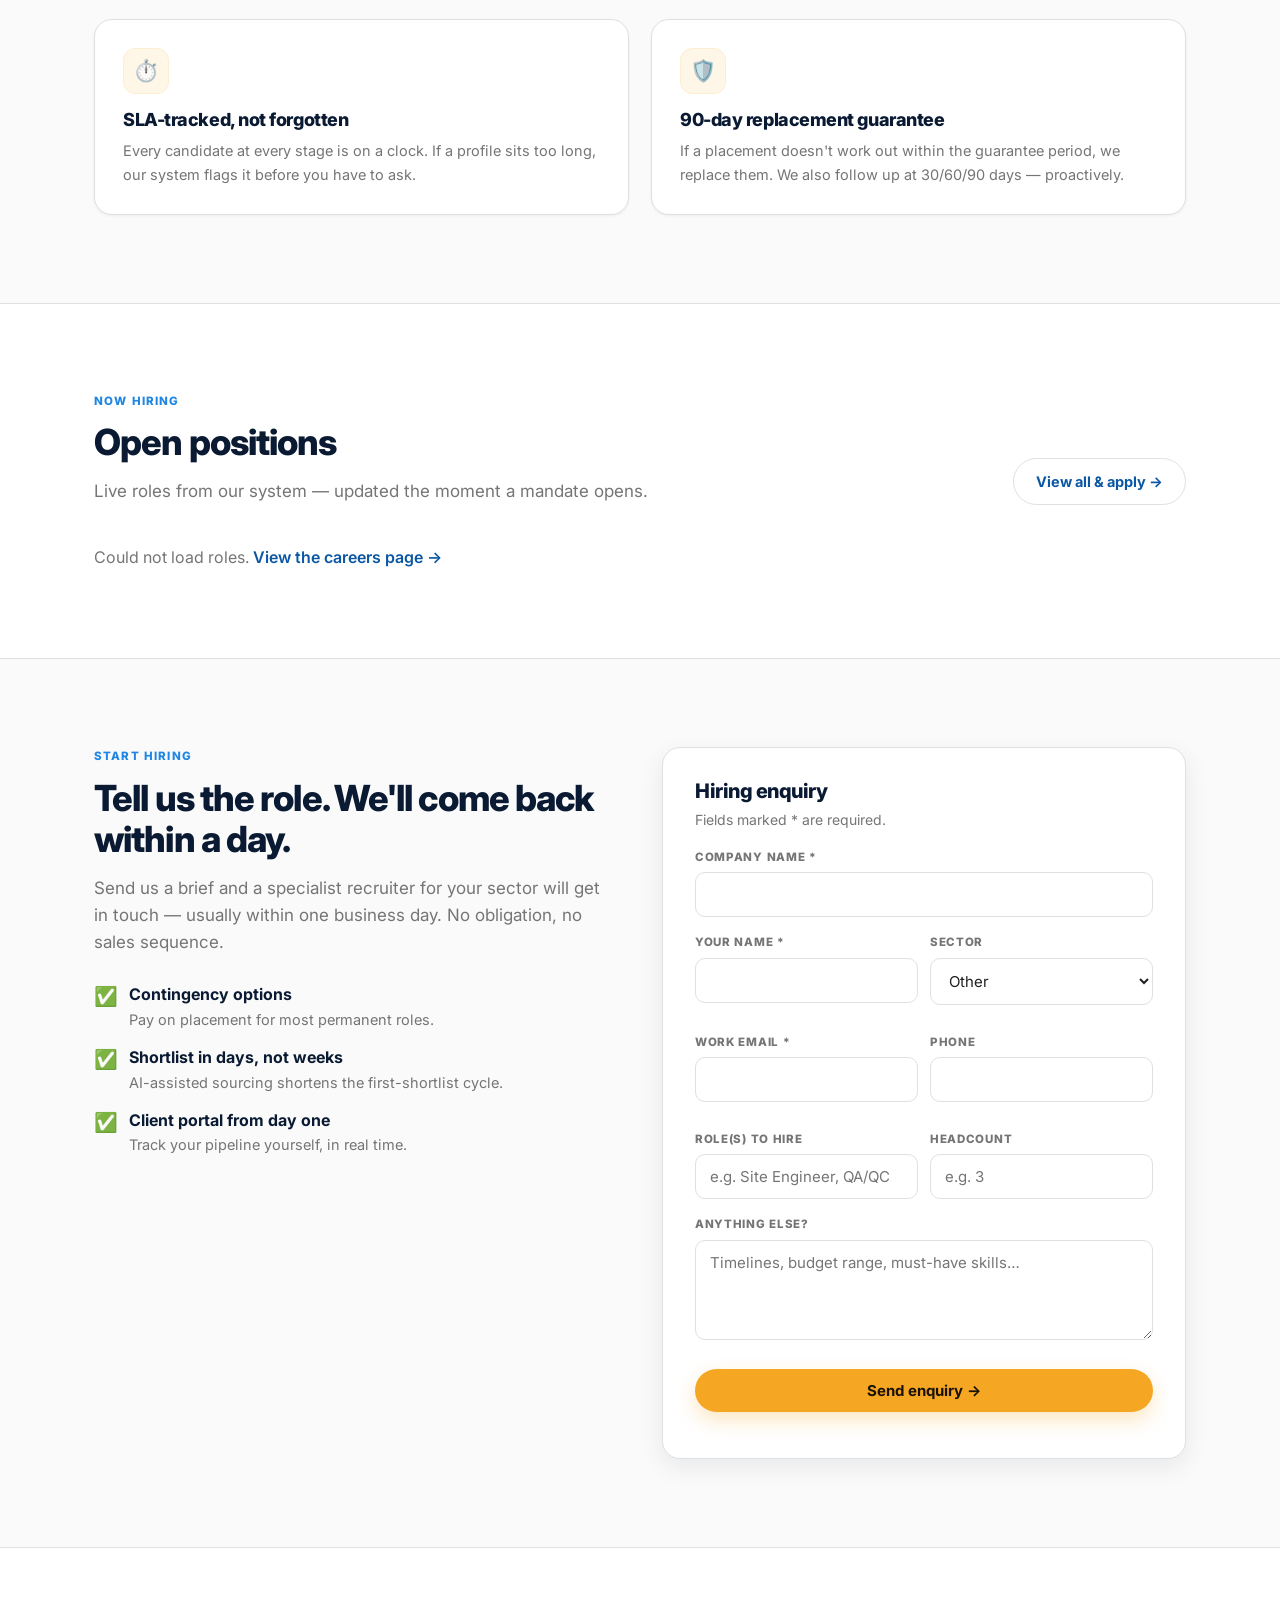
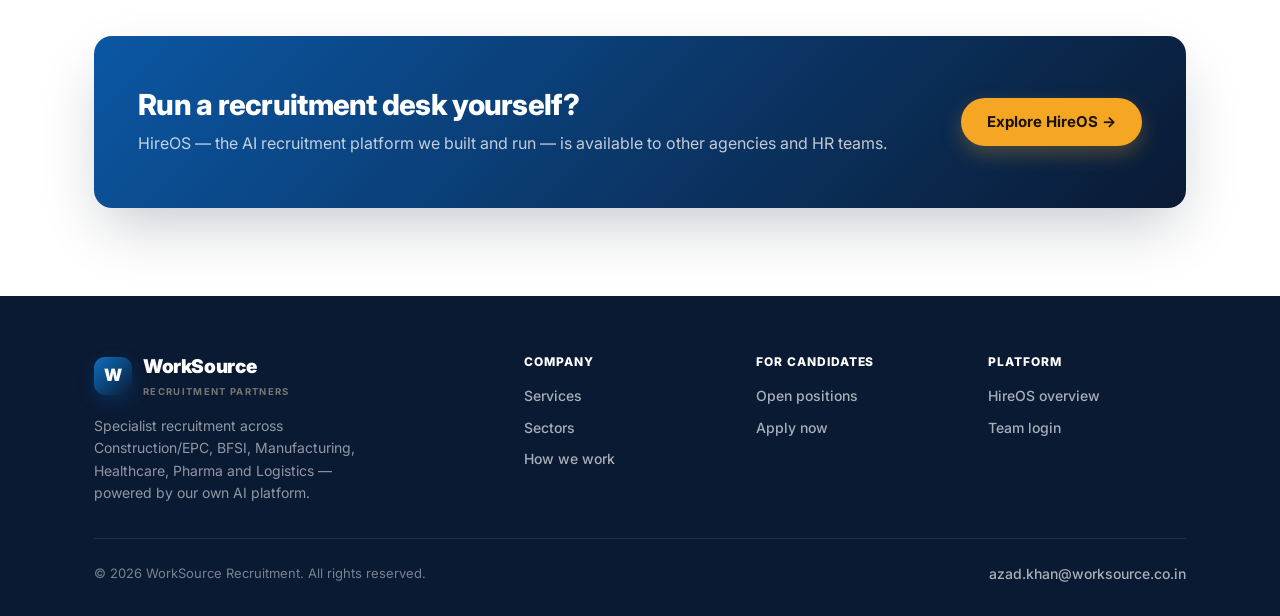
<file: home.html>
<!DOCTYPE html>
<html lang="en">
<head>
<meta charset="UTF-8" />
<meta name="viewport" content="width=device-width, initial-scale=1.0" />
<meta name="color-scheme" content="light" />
<meta name="theme-color" content="#0A1A33" />
<title>WorkSource — Specialist Recruitment for Construction, BFSI, Manufacturing &amp; Healthcare</title>
<meta name="description" content="WorkSource is a specialist recruitment partner for Construction/EPC, BFSI, Manufacturing, Healthcare, Pharma and IT. AI-assisted sourcing, structured screening and a 90-day replacement guarantee." />
<meta property="og:title" content="WorkSource — Specialist Recruitment Partner" />
<meta property="og:description" content="Hire faster with a recruitment partner running its own AI-powered hiring platform. 90-day replacement guarantee." />
<meta property="og:type" content="website" />
<link rel="stylesheet" href="site.css" />
</head>
<body>

<nav>
  <div class="wrap">
    <a href="home.html" class="brand">
      <span class="mark">W</span>
      <span>WorkSource<small>Recruitment Partners</small></span>
    </a>
    <div class="navlinks" id="navlinks">
      <a href="#services">Services</a>
      <a href="#sectors">Sectors</a>
      <a href="#process">How we work</a>
      <a href="#jobs">Open roles</a>
      <a href="hireos.html">HireOS Platform</a>
      <a href="#enquiry" class="btn btn-primary btn-sm">Hire talent</a>
    </div>
    <button class="navtoggle" onclick="document.getElementById('navlinks').classList.toggle('open')">☰</button>
  </div>
</nav>

<!-- ============ HERO ============ -->
<header class="hero">
  <div class="wrap">
    <div>
      <div class="eyebrow">● Specialist Recruitment Partner</div>
      <h1>Hire the right people,<br/><span class="accent">without the guesswork.</span></h1>
      <p class="lead">
        WorkSource places engineers, bankers, plant managers and clinicians across India — backed by
        AI-assisted screening, structured pipelines and a 90-day replacement guarantee. You get
        shortlists that hold up, not CV dumps.
      </p>
      <div class="cta">
        <a href="#enquiry" class="btn btn-primary">Hire talent →</a>
        <a href="careers.html" class="btn btn-ghost">Looking for a job?</a>
      </div>
      <div class="hero-stats">
        <div><div class="n">6</div><div class="l">Sectors covered</div></div>
        <div><div class="n">90-day</div><div class="l">Replacement guarantee</div></div>
        <div><div class="n">AI-led</div><div class="l">Screening &amp; matching</div></div>
      </div>
    </div>

    <div class="glass">
      <h4>⚡ Live pipeline — powered by HireOS</h4>
      <div class="row">
        <div><div class="t">Site Engineer — Civil</div><div class="s">Construction/EPC · shortlist shared</div></div>
        <span class="chip g">92 match</span>
      </div>
      <div class="row">
        <div><div class="t">Relationship Manager</div><div class="s">BFSI · client interview</div></div>
        <span class="chip b">R2 today</span>
      </div>
      <div class="row">
        <div><div class="t">Staff Nurse — bulk drive</div><div class="s">Healthcare · 20 openings</div></div>
        <span class="chip a">screening</span>
      </div>
      <p style="color:rgba(255,255,255,.5);font-size:12px;margin-top:14px;">
        Every client sees their own live pipeline — no status-update emails required.
      </p>
    </div>
  </div>
</header>

<!-- ============ SERVICES ============ -->
<section id="services">
  <div class="wrap">
    <div class="slabel">What we do</div>
    <h2>Recruitment, built around how you actually hire</h2>
    <p class="sub">Five engagement models. Pick the one that fits the role — not a one-size-fits-all retainer.</p>

    <div class="grid g3">
      <div class="card">
        <div class="ico">🏢</div>
        <h3>Corporate Hiring</h3>
        <p>Mid-to-senior permanent roles across functions. Contingency-based — you pay on successful placement, not on effort.</p>
      </div>
      <div class="card">
        <div class="ico">👔</div>
        <h3>Executive Search</h3>
        <p>Leadership and niche mandates handled discreetly, with mapped market intelligence and a retained, milestone-based process.</p>
      </div>
      <div class="card">
        <div class="ico">⚙️</div>
        <h3>RPO Model</h3>
        <p>We run your hiring desk as an extension of your team — dedicated recruiters, your process, your ATS or ours.</p>
      </div>
      <div class="card">
        <div class="ico">📦</div>
        <h3>Bulk Hiring</h3>
        <p>Volume drives — plant staff, nurses, field teams. Structured screening at scale, without quality collapsing.</p>
      </div>
      <div class="card">
        <div class="ico">💻</div>
        <h3>IT Hiring</h3>
        <p>Engineers, data and product talent. Boolean and X-ray sourcing, plus technical pre-screening before you spend interview time.</p>
      </div>
      <div class="card" style="background:linear-gradient(160deg,#0F1F35,#0A1A33);border-color:#1C3454;">
        <div class="ico" style="background:rgba(245,166,35,.15);border-color:rgba(245,166,35,.3);">🚀</div>
        <h3 style="color:#fff;">Powered by HireOS</h3>
        <p style="color:rgba(255,255,255,.7);">Our own AI recruitment platform runs every mandate — so you get real-time visibility and faster shortlists.
          <a href="hireos.html" style="color:var(--amber-500);display:block;margin-top:9px;">See the platform →</a></p>
      </div>
    </div>
  </div>
</section>

<!-- ============ SECTORS ============ -->
<section class="alt" id="sectors">
  <div class="wrap center">
    <div class="slabel">Sector expertise</div>
    <h2>We know these industries deeply</h2>
    <p class="sub">Specialist recruiters per vertical — not generalists guessing at job descriptions.</p>
    <div class="grid g3" style="margin-top:40px;text-align:left;">
      <div class="sector"><span class="e">🏗️</span> Construction &amp; EPC</div>
      <div class="sector"><span class="e">🏦</span> BFSI</div>
      <div class="sector"><span class="e">🏭</span> Manufacturing</div>
      <div class="sector"><span class="e">🏥</span> Healthcare</div>
      <div class="sector"><span class="e">💊</span> Pharma</div>
      <div class="sector"><span class="e">🚚</span> Logistics</div>
    </div>
  </div>
</section>

<!-- ============ PROCESS ============ -->
<section id="process">
  <div class="wrap">
    <div class="slabel">How we work</div>
    <h2>From brief to joined — with the lights on</h2>
    <p class="sub">You see every stage in real time through your client portal. No black box, no chasing.</p>

    <div class="steps">
      <div class="step">
        <h4>Intake &amp; calibration</h4>
        <p>We map the role, the must-haves and the realistic market rate before we source a single CV.</p>
      </div>
      <div class="step">
        <h4>AI-assisted sourcing</h4>
        <p>Boolean and X-ray sourcing plus our internal database. Every candidate is AI-scored against your JD.</p>
      </div>
      <div class="step">
        <h4>Structured screening</h4>
        <p>Human screening on top of AI scoring — notice period, comp, intent, fit. Only real contenders reach you.</p>
      </div>
      <div class="step">
        <h4>Offer &amp; onboarding</h4>
        <p>Interviews coordinated, offers managed, documents and BGV tracked through joining. Then 90 days of follow-up.</p>
      </div>
    </div>
  </div>
</section>

<!-- ============ WHY US ============ -->
<section class="alt">
  <div class="wrap">
    <div class="slabel">Why WorkSource</div>
    <h2>The difference is the system behind us</h2>
    <p class="sub">Most agencies run on spreadsheets and memory. We run on our own recruitment platform.</p>

    <div class="grid g2" style="margin-top:44px;">
      <div class="card">
        <div class="ico">🔍</div>
        <h3>Every candidate is AI-scored</h3>
        <p>We score each profile against your JD with a written rationale — so a shortlist comes with reasoning, not just a stack of CVs.</p>
      </div>
      <div class="card">
        <div class="ico">📊</div>
        <h3>Your own live client portal</h3>
        <p>See your pipeline, review candidates, give feedback and pick interview slots yourself. Status calls become optional.</p>
      </div>
      <div class="card">
        <div class="ico">⏱️</div>
        <h3>SLA-tracked, not forgotten</h3>
        <p>Every candidate at every stage is on a clock. If a profile sits too long, our system flags it before you have to ask.</p>
      </div>
      <div class="card">
        <div class="ico">🛡️</div>
        <h3>90-day replacement guarantee</h3>
        <p>If a placement doesn't work out within the guarantee period, we replace them. We also follow up at 30/60/90 days — proactively.</p>
      </div>
    </div>
  </div>
</section>

<!-- ============ LIVE JOBS ============ -->
<section id="jobs">
  <div class="wrap">
    <div style="display:flex;justify-content:space-between;align-items:flex-end;gap:16px;flex-wrap:wrap;">
      <div>
        <div class="slabel">Now hiring</div>
        <h2>Open positions</h2>
        <p class="sub">Live roles from our system — updated the moment a mandate opens.</p>
      </div>
      <a href="careers.html" class="btn btn-ghost">View all &amp; apply →</a>
    </div>
    <div id="jobsList" style="margin-top:40px;"><p style="color:var(--gray-500);">Loading open roles…</p></div>
  </div>
</section>

<!-- ============ ENQUIRY ============ -->
<section class="alt" id="enquiry">
  <div class="wrap">
    <div class="grid g2" style="margin-top:0;align-items:start;gap:44px;">
      <div>
        <div class="slabel">Start hiring</div>
        <h2>Tell us the role. We'll come back within a day.</h2>
        <p class="sub" style="margin-bottom:26px;">
          Send us a brief and a specialist recruiter for your sector will get in touch — usually within one business day.
          No obligation, no sales sequence.
        </p>
        <div style="display:flex;flex-direction:column;gap:14px;margin-top:26px;">
          <div style="display:flex;gap:11px;align-items:flex-start;">
            <span style="font-size:19px;">✅</span>
            <div><b style="color:var(--navy-950);">Contingency options</b><div style="color:var(--gray-500);font-size:14.5px;">Pay on placement for most permanent roles.</div></div>
          </div>
          <div style="display:flex;gap:11px;align-items:flex-start;">
            <span style="font-size:19px;">✅</span>
            <div><b style="color:var(--navy-950);">Shortlist in days, not weeks</b><div style="color:var(--gray-500);font-size:14.5px;">AI-assisted sourcing shortens the first-shortlist cycle.</div></div>
          </div>
          <div style="display:flex;gap:11px;align-items:flex-start;">
            <span style="font-size:19px;">✅</span>
            <div><b style="color:var(--navy-950);">Client portal from day one</b><div style="color:var(--gray-500);font-size:14.5px;">Track your pipeline yourself, in real time.</div></div>
          </div>
        </div>
      </div>

      <div class="formcard">
        <h3 style="font-size:20px;color:var(--navy-950);">Hiring enquiry</h3>
        <p style="color:var(--gray-500);font-size:14px;margin-top:6px;">Fields marked * are required.</p>
        <form id="enqForm" onsubmit="return submitEnquiry(event)">
          <input class="hp" id="website" tabindex="-1" autocomplete="off" />
          <label>Company name *</label>
          <input id="e_company" required maxlength="160" />
          <div class="f2">
            <div><label>Your name *</label><input id="e_name" required maxlength="120" /></div>
            <div><label>Sector</label>
              <select id="e_segment">
                <option>Construction/EPC</option><option>BFSI</option><option>Manufacturing</option>
                <option>Healthcare</option><option>Pharma</option><option>Logistics</option>
                <option selected>Other</option>
              </select>
            </div>
            <div><label>Work email *</label><input id="e_email" type="email" required maxlength="160" /></div>
            <div><label>Phone</label><input id="e_phone" maxlength="30" /></div>
            <div><label>Role(s) to hire</label><input id="e_roles" maxlength="300" placeholder="e.g. Site Engineer, QA/QC" /></div>
            <div><label>Headcount</label><input id="e_headcount" maxlength="60" placeholder="e.g. 3" /></div>
          </div>
          <label>Anything else?</label>
          <textarea id="e_message" maxlength="2000" placeholder="Timelines, budget range, must-have skills…"></textarea>
          <button type="submit" class="btn btn-primary" id="enqBtn" style="width:100%;margin-top:22px;">Send enquiry →</button>
          <div id="enqMsg" class="msg"></div>
        </form>
      </div>
    </div>
  </div>
</section>

<!-- ============ CTA BAND ============ -->
<section>
  <div class="wrap">
    <div class="band">
      <div>
        <h2>Run a recruitment desk yourself?</h2>
        <p>HireOS — the AI recruitment platform we built and run — is available to other agencies and HR teams.</p>
      </div>
      <a href="hireos.html" class="btn btn-primary">Explore HireOS →</a>
    </div>
  </div>
</section>

<footer>
  <div class="wrap">
    <div class="cols">
      <div>
        <div class="brand"><span class="mark">W</span><span>WorkSource<small>Recruitment Partners</small></span></div>
        <p style="margin-top:16px;max-width:280px;color:rgba(255,255,255,.55);font-size:14px;">
          Specialist recruitment across Construction/EPC, BFSI, Manufacturing, Healthcare, Pharma and Logistics — powered by our own AI platform.
        </p>
      </div>
      <div>
        <h5>Company</h5>
        <a href="#services">Services</a>
        <a href="#sectors">Sectors</a>
        <a href="#process">How we work</a>
      </div>
      <div>
        <h5>For candidates</h5>
        <a href="careers.html">Open positions</a>
        <a href="careers.html">Apply now</a>
      </div>
      <div>
        <h5>Platform</h5>
        <a href="hireos.html">HireOS overview</a>
        <a href="index.html">Team login</a>
      </div>
    </div>
    <div class="bot">
      <div>© <span id="yr"></span> WorkSource Recruitment. All rights reserved.</div>
      <div><a href="mailto:azad.khan@worksource.co.in" style="display:inline;">azad.khan@worksource.co.in</a></div>
    </div>
  </div>
</footer>

<script>
document.getElementById('yr').textContent = new Date().getFullYear();
var FN = 'https://xrargvfdummasvaacfko.supabase.co/functions/v1';

function esc(s){return String(s==null?'':s).replace(/[&<>"']/g,function(c){return{'&':'&amp;','<':'&lt;','>':'&gt;','"':'&quot;',"'":'&#39;'}[c];});}

/* --- live jobs from HireOS --- */
fetch(FN + '/public-jobs').then(function(r){return r.json();}).then(function(d){
  var jobs = (d.jobs || []).slice(0, 5);
  var el = document.getElementById('jobsList');
  if(!jobs.length){ el.innerHTML = '<p style="color:var(--gray-500);">No open roles at the moment — check back soon.</p>'; return; }
  el.innerHTML = jobs.map(function(j){
    var exp = (j.experience_min!=null||j.experience_max!=null) ? ((j.experience_min||0)+'–'+(j.experience_max||'?')+' yrs') : null;
    var ctc = (j.ctc_min!=null||j.ctc_max!=null) ? ('₹'+(j.ctc_min||'?')+'–'+(j.ctc_max||'?')+' LPA') : null;
    return '<div class="job"><div>' +
      '<div class="ti">'+esc(j.title)+'</div>' +
      '<div class="me">' +
        (j.hiring_category?'<span class="pill">'+esc(j.hiring_category)+'</span>':'') +
        (j.segment?'<span class="pill">'+esc(j.segment)+'</span>':'') +
        '<span style="margin-left:4px;">' + [j.location, exp, ctc, (j.openings||1)+' opening(s)'].filter(Boolean).map(esc).join(' · ') + '</span>' +
      '</div></div>' +
      '<a class="btn btn-dark btn-sm" href="careers.html#job-'+esc(j.id)+'">Apply →</a></div>';
  }).join('');
}).catch(function(){
  document.getElementById('jobsList').innerHTML = '<p style="color:var(--gray-500);">Could not load roles. <a href="careers.html">View the careers page →</a></p>';
});

/* --- enquiry --> HireOS Leads pipeline --- */
function submitEnquiry(e){
  e.preventDefault();
  var btn = document.getElementById('enqBtn'), msg = document.getElementById('enqMsg');
  btn.disabled = true; btn.textContent = 'Sending…'; msg.textContent = ''; msg.className = 'msg';
  fetch(FN + '/public-enquiry', {
    method:'POST', headers:{'Content-Type':'application/json'},
    body: JSON.stringify({
      kind: 'hiring',
      website: document.getElementById('website').value,
      company_name: document.getElementById('e_company').value,
      contact_name: document.getElementById('e_name').value,
      contact_email: document.getElementById('e_email').value,
      contact_phone: document.getElementById('e_phone').value,
      segment: document.getElementById('e_segment').value,
      roles: document.getElementById('e_roles').value,
      headcount: document.getElementById('e_headcount').value,
      message: document.getElementById('e_message').value
    })
  }).then(function(r){ return r.json().then(function(d){ return {ok:r.ok, d:d}; }); })
    .then(function(res){
      btn.disabled = false; btn.textContent = 'Send enquiry →';
      if(res.ok && res.d.ok){
        msg.className = 'msg ok';
        msg.textContent = res.d.message || 'Thank you — your enquiry has been received.';
        document.getElementById('enqForm').reset();
      } else {
        msg.className = 'msg err';
        msg.textContent = (res.d && res.d.error) || 'Something went wrong. Please email us directly.';
      }
    }).catch(function(){
      btn.disabled = false; btn.textContent = 'Send enquiry →';
      msg.className = 'msg err'; msg.textContent = 'Network error. Please try again.';
    });
  return false;
}
</script>
</body>
</html>
</file>
<file: styles.css>
/* ============================================================
   HireOS — WorkSource Recruitment Operating System
   Design system: ProtonNxt (MavionTech) reference —
   brand blue + amber accent, Inter type, soft modern SaaS UI.
   ============================================================ */
@import url('https://fonts.googleapis.com/css2?family=Inter:wght@400;500;600;700;800&display=swap');

:root{
  /* ---- Brand: MavionTech/ProtonNxt blue, amber accent ---- */
  --navy-950:#0A1A33;
  --navy-900:#0B57A4;
  --navy-800:#0F6FBF;
  --navy-700:#1F86E3;
  --orange-600:#E09612;
  --orange-500:#F5A623;
  --orange-100:#FDEED2;
  --orange-50:#FEF7E8;

  /* ---- Neutrals: material scale (ProtonNxt) ---- */
  --gray-950:#141414;
  --gray-900:#212121;
  --gray-700:#616161;
  --gray-500:#757575;
  --gray-300:#BDBDBD;
  --gray-200:#E0E0E0;
  --gray-100:#F5F5F5;
  --gray-50:#FAFAFA;
  --white:#FFFFFF;

  /* ---- Semantic ---- */
  --success:#1E8E5A;
  --success-bg:#E4F5EC;
  --warning:#B4530E;
  --warning-bg:#FCEFDD;
  --danger:#B3261E;
  --danger-bg:#FBEAE9;
  --neutral-bg:#EFEFEF;

  /* ---- Legacy aliases (kept so nothing in the app breaks) ---- */
  --navy:var(--navy-900); --navy-dark:var(--navy-950);
  --orange:var(--orange-500); --orange-light:var(--orange-100);
  --ink:var(--gray-900); --ink-soft:var(--gray-500);
  --line:var(--gray-200); --bg:var(--gray-50); --card:var(--white);
  --ok:var(--success); --warn:var(--warning);

  /* ---- System ---- */
  --radius-sm:8px; --radius:12px; --radius-lg:16px;
  --shadow-sm:0 1px 3px rgba(0,0,0,.06),0 1px 2px -1px rgba(0,0,0,.06);
  --shadow-md:0 4px 6px -1px rgba(0,0,0,.06),0 2px 4px -2px rgba(0,0,0,.06);
  --shadow-lg:0 25px 50px -12px rgba(10,26,51,.25);
  --shadow-brand:0 8px 20px rgba(245,166,35,.2);
  --font-display:Inter,ui-sans-serif,system-ui,-apple-system,'Segoe UI',Roboto,'Helvetica Neue',Arial,sans-serif;
  --font-body:Inter,ui-sans-serif,system-ui,-apple-system,'Segoe UI',Roboto,'Helvetica Neue',Arial,sans-serif;
  --font-mono:'SF Mono',SFMono-Regular,Consolas,'Liberation Mono',Menlo,monospace;
  --ease:cubic-bezier(.4,0,.2,1);
}

/* ---------- DARK THEME ----------
   Applied when <html data-theme="dark">. We never rely on the browser's
   auto-dark (it force-inverts and looks broken) — this is a designed palette. */
html[data-theme="dark"]{
  --navy-950:#060B14;
  --navy-900:#5AA9F0;   /* headings/links: lightened brand blue for contrast on dark */
  --navy-800:#7FBDF5;
  --navy-700:#4E9BE4;
  --orange-600:#F5A623;
  --orange-500:#FFB945;
  --orange-100:#3A2C12;
  --orange-50:#241B0C;

  --gray-950:#F5F7FA;
  --gray-900:#E8EDF3;   /* primary text */
  --gray-700:#C2CBD6;
  --gray-500:#94A0AE;   /* muted text */
  --gray-300:#5A6675;
  --gray-200:#2A3442;   /* borders */
  --gray-100:#1E2733;
  --gray-50:#161E28;    /* raised surfaces */
  --white:#0F1620;      /* card background */

  --success:#4ADE80; --success-bg:#12301F;
  --warning:#FBBF24; --warning-bg:#3A2C12;
  --danger:#F87171;  --danger-bg:#3A1A1A;
  --neutral-bg:#232C38;

  --ink:var(--gray-900); --ink-soft:var(--gray-500);
  --line:var(--gray-200); --bg:#0B111A; --card:var(--white);

  --shadow-sm:0 1px 3px rgba(0,0,0,.4);
  --shadow-md:0 4px 12px rgba(0,0,0,.45);
  --shadow-lg:0 25px 50px -12px rgba(0,0,0,.7);
  color-scheme:dark;
}
html[data-theme="dark"] body{background:var(--bg);color:var(--ink);}
html[data-theme="dark"] header.topbar{background:linear-gradient(135deg,#101C2C 0%,#060B14 100%);border-bottom:1px solid var(--gray-200);}
html[data-theme="dark"] header.topbar h1{color:#fff;}
html[data-theme="dark"] #loginScreen{background:
  radial-gradient(1100px 550px at 85% -10%, rgba(31,134,227,.14), transparent 60%),
  linear-gradient(160deg,#0C1725 0%,#05090F 100%);}
html[data-theme="dark"] .login-card{border:1px solid var(--gray-200);}
html[data-theme="dark"] input,html[data-theme="dark"] select,html[data-theme="dark"] textarea{background:var(--gray-50);color:var(--ink);border-color:var(--gray-200);}
html[data-theme="dark"] input:-webkit-autofill,html[data-theme="dark"] input:-webkit-autofill:hover,html[data-theme="dark"] input:-webkit-autofill:focus{
  -webkit-box-shadow:0 0 0 1000px var(--gray-50) inset;-webkit-text-fill-color:var(--ink);}
html[data-theme="dark"] .btn-primary{color:#1A1206;}
html[data-theme="dark"] .icon-btn{background:var(--gray-50);color:var(--gray-900);}
html[data-theme="dark"] .icon-btn:hover{background:var(--gray-100);}
html[data-theme="dark"] .ai-box{background:linear-gradient(160deg,#131E2E,#101927);border-color:#24384F;color:var(--gray-700);}
html[data-theme="dark"] .stage-pill{background:rgba(90,169,240,.14);color:var(--navy-800);border-color:rgba(90,169,240,.28);}
html[data-theme="dark"] .empty{background:var(--gray-50);border-color:var(--gray-200);}
html[data-theme="dark"] ::selection{background:rgba(245,166,35,.3);color:#fff;}

*{box-sizing:border-box;}
/* Lock out the browser's own auto-dark inversion — we ship our own dark theme above. */
:root{color-scheme:light;}
html{-webkit-text-size-adjust:100%;background:var(--bg);}

/* ---------- USER MENU ---------- */
.user-btn{display:flex;align-items:center;gap:8px;background:rgba(255,255,255,.10);color:#fff;padding:6px 10px 6px 6px;border-radius:9999px;font-size:13px;font-weight:600;border:none;cursor:pointer;}
.user-btn:hover{background:rgba(255,255,255,.18);}
.user-avatar{width:26px;height:26px;border-radius:50%;background:var(--orange-500);color:#1A1206;display:flex;align-items:center;justify-content:center;font-weight:800;font-size:12px;flex-shrink:0;}
.user-menu{position:absolute;top:56px;right:20px;z-index:60;background:var(--card);border:1px solid var(--gray-200);border-radius:14px;box-shadow:var(--shadow-lg);min-width:250px;overflow:hidden;}
.user-menu .um-head{padding:14px 16px;border-bottom:1px solid var(--gray-200);}
.user-menu .um-name{font-weight:700;color:var(--ink);font-size:14px;}
.user-menu .um-mail{font-size:12px;color:var(--gray-500);margin-top:2px;word-break:break-all;}
.user-menu .um-sec{padding:8px;}
.user-menu .um-label{font-size:10.5px;font-weight:700;color:var(--gray-500);letter-spacing:.06em;text-transform:uppercase;padding:6px 8px 4px;}
.user-menu .um-item{display:flex;align-items:center;gap:9px;width:100%;background:none;border:none;text-align:left;padding:9px 10px;border-radius:8px;font-size:13.5px;color:var(--ink);cursor:pointer;font-weight:500;}
.user-menu .um-item:hover{background:var(--gray-50);}
.user-menu .um-item.danger{color:var(--danger);}
.user-menu .um-divider{height:1px;background:var(--gray-200);margin:4px 0;}
.theme-seg{display:flex;gap:4px;padding:4px 8px 8px;}
.theme-seg button{flex:1;background:var(--gray-50);border:1px solid var(--gray-200);color:var(--gray-500);font-size:12px;padding:7px 4px;border-radius:8px;cursor:pointer;font-weight:600;}
.theme-seg button.active{background:var(--navy-900);border-color:var(--navy-900);color:#fff;}
html[data-theme="dark"] .theme-seg button.active{color:#0B111A;}
@media(max-width:600px){.user-menu{right:10px;left:10px;min-width:0;}}
body{margin:0;font-family:var(--font-body);background:var(--bg);color:var(--ink);font-size:14.5px;line-height:1.5;-webkit-font-smoothing:antialiased;}
h1,h2,h3{font-family:var(--font-display);margin:0;letter-spacing:-.025em;font-weight:800;}
.hidden{display:none !important;}
a{color:var(--navy-800);text-decoration:none;font-weight:600;transition:color .15s var(--ease);}
a:hover{color:var(--navy-700);text-decoration:underline;text-underline-offset:3px;}
::selection{background:var(--orange-100);color:var(--gray-900);}
input:-webkit-autofill,input:-webkit-autofill:hover,input:-webkit-autofill:focus{
  -webkit-box-shadow:0 0 0 1000px var(--white) inset;
  -webkit-text-fill-color:var(--ink);
  caret-color:var(--ink);
}
:focus-visible{outline:2px solid var(--navy-700);outline-offset:2px;border-radius:4px;}
@media (prefers-reduced-motion: reduce){ *{transition-duration:.001ms !important; animation-duration:.001ms !important;} }

/* ---------- LOGIN ---------- */
#loginScreen{min-height:100vh;display:flex;align-items:center;justify-content:center;background:
  radial-gradient(1100px 550px at 85% -10%, rgba(31,134,227,.22), transparent 60%),
  radial-gradient(900px 500px at 0% 110%, rgba(245,166,35,.10), transparent 55%),
  linear-gradient(160deg,#10345F 0%,var(--navy-950) 100%);
  padding:24px;}
.login-card{background:var(--card);border-radius:var(--radius-lg);padding:44px 38px;width:100%;max-width:380px;box-shadow:var(--shadow-lg);border:1px solid rgba(255,255,255,.08);position:relative;overflow:hidden;}
.login-card::before{content:'';position:absolute;top:0;left:0;right:0;height:4px;background:linear-gradient(90deg,var(--navy-900),var(--navy-700) 55%,var(--orange-500));}
.login-card h1{color:var(--navy-900);font-size:28px;margin-bottom:5px;display:flex;align-items:center;gap:12px;}
.login-card h1::before{content:'H';flex-shrink:0;display:flex;align-items:center;justify-content:center;width:44px;height:44px;border-radius:12px;background:linear-gradient(135deg,var(--navy-800),var(--navy-950));color:#fff;font-size:22px;font-weight:800;box-shadow:0 6px 16px rgba(11,87,164,.35);}
.login-card .tag{color:var(--gray-500);font-size:12px;margin-bottom:30px;letter-spacing:.05em;text-transform:uppercase;font-weight:600;}
label{display:block;font-size:11.5px;font-weight:700;color:var(--gray-500);margin:16px 0 6px;text-transform:uppercase;letter-spacing:.06em;}
input,select,textarea{width:100%;padding:11px 13px;border:1.5px solid var(--gray-200);border-radius:var(--radius-sm);font-size:14px;font-family:inherit;background:var(--white);color:var(--ink);transition:border-color .15s var(--ease),box-shadow .15s var(--ease);}
input:focus,select:focus,textarea:focus{outline:none;border-color:var(--navy-700);box-shadow:0 0 0 3px rgba(31,134,227,.15);}
input::placeholder,textarea::placeholder{color:var(--gray-300);}
button{cursor:pointer;font-family:inherit;font-weight:600;border:none;border-radius:var(--radius-sm);transition:background .15s var(--ease),transform .1s var(--ease),box-shadow .15s var(--ease);}
button:active{transform:scale(.98);}
.btn-primary{background:var(--orange-500);color:var(--gray-900);padding:12px;width:100%;font-size:14.5px;margin-top:24px;font-weight:700;box-shadow:var(--shadow-brand);border-radius:var(--radius-sm);}
.btn-primary:hover{background:var(--orange-600);}
.btn-secondary{background:var(--orange-50);color:var(--orange-600);padding:9px 15px;font-size:13px;border:1px solid var(--orange-100);}
.btn-secondary:hover{background:var(--orange-100);}
.btn-ghost{background:transparent;border:1.5px solid var(--gray-200);color:var(--gray-700);padding:8px 13px;font-size:13px;}
.btn-ghost:hover{border-color:var(--gray-300);background:var(--gray-50);}
.err{color:var(--danger);font-size:13px;margin-top:12px;font-weight:500;}

/* ---------- APP SHELL ---------- */
#app{display:none;min-height:100vh;}
#app.active{display:block;}
header.topbar{background:linear-gradient(135deg,#10345F 0%,var(--navy-950) 100%);color:#fff;padding:15px 26px;display:flex;align-items:center;justify-content:space-between;box-shadow:var(--shadow-md);position:sticky;top:0;z-index:40;}
header.topbar h1{font-size:19px;color:#fff;letter-spacing:-.02em;}
header.topbar .role-pill{background:var(--orange-500);color:var(--gray-900);font-size:10.5px;padding:3px 11px;border-radius:9999px;margin-left:11px;text-transform:uppercase;letter-spacing:.07em;font-family:var(--font-body);font-weight:700;vertical-align:2px;}
header.topbar .who{font-size:13px;opacity:.78;font-weight:500;}
header.topbar button{background:rgba(255,255,255,.10);color:#fff;padding:8px 15px;font-size:13px;border-radius:9999px;}
header.topbar button:hover{background:rgba(255,255,255,.18);}
main{padding:26px;max-width:1200px;margin:0 auto;}
.section-title{display:flex;align-items:center;justify-content:space-between;margin:30px 0 15px;gap:10px;flex-wrap:wrap;}
.section-title h2{font-size:20px;color:var(--navy-900);}
.card{background:var(--card);border:1px solid var(--gray-200);border-radius:var(--radius);padding:18px 20px;margin-bottom:14px;box-shadow:var(--shadow-sm);transition:box-shadow .18s var(--ease),transform .18s var(--ease),border-color .18s var(--ease);}
.card:hover{box-shadow:var(--shadow-md);transform:translateY(-1px);border-color:var(--gray-300);}
.grid{display:grid;grid-template-columns:repeat(auto-fill,minmax(280px,1fr));gap:14px;}

/* Stage/status pills */
.badge{display:inline-flex;align-items:center;gap:5px;font-size:10.5px;font-weight:700;padding:3px 10px;border-radius:9999px;text-transform:uppercase;letter-spacing:.04em;}
.badge::before{content:'';width:5px;height:5px;border-radius:50%;background:currentColor;}
.badge.open{background:var(--success-bg);color:var(--success);}
.badge.draft{background:var(--neutral-bg);color:var(--gray-500);}
.badge.closed{background:var(--gray-100);color:var(--gray-500);}
.badge.on_hold{background:var(--warning-bg);color:var(--warning);}
.req-title{font-size:16px;font-weight:700;color:var(--navy-900);margin-bottom:3px;letter-spacing:-.01em;}
.meta-row{font-size:12.5px;color:var(--gray-500);margin-top:6px;line-height:1.5;}
.stage-pill{font-size:10.5px;padding:3px 9px;border-radius:9999px;background:rgba(31,134,227,.10);color:var(--navy-800);font-weight:700;letter-spacing:.02em;border:1px solid rgba(31,134,227,.22);}
.divider{border:none;border-top:1px solid var(--gray-200);margin:15px 0;}
.empty{color:var(--gray-500);font-size:13.5px;padding:28px 20px;text-align:center;border:1.5px dashed var(--gray-200);border-radius:var(--radius);background:var(--gray-50);}
.modal-bg{position:fixed;inset:0;background:rgba(10,26,51,.6);backdrop-filter:blur(2px);display:flex;align-items:flex-start;justify-content:center;padding:40px 16px;overflow:auto;z-index:1050;animation:fadeIn .15s var(--ease);}
@keyframes fadeIn{from{opacity:0;}to{opacity:1;}}
.modal{background:#fff;border-radius:var(--radius-lg);padding:28px;width:100%;max-width:460px;box-shadow:var(--shadow-lg);}
.modal h3{color:var(--navy-900);margin-bottom:17px;font-size:19px;}
.row2{display:grid;grid-template-columns:1fr 1fr;gap:10px;}
.ai-box{background:linear-gradient(160deg,#EEF3FE,#E9F0FC);border:1px solid #C9DCF7;border-radius:var(--radius);padding:13px 15px;margin-top:10px;font-size:13px;line-height:1.55;color:var(--gray-700);}
.ai-box .score{font-size:22px;font-weight:800;color:var(--navy-800);}
.toast{position:fixed;bottom:20px;right:20px;background:var(--navy-950);color:#fff;padding:12px 19px;border-radius:var(--radius-sm);font-size:13.5px;z-index:1070;box-shadow:var(--shadow-lg);animation:toastIn .2s var(--ease);}
@keyframes toastIn{from{opacity:0;transform:translateY(8px);}to{opacity:1;transform:translateY(0);}}
.tabbar{display:flex;gap:2px;margin-bottom:8px;overflow-x:auto;-webkit-overflow-scrolling:touch;white-space:nowrap;padding-bottom:2px;scrollbar-width:none;border-bottom:1px solid var(--gray-200);}
.tabbar::-webkit-scrollbar{display:none;}
.tabbar button{background:transparent;color:var(--gray-500);padding:10px 12px;border-bottom:2px solid transparent;font-size:13.5px;flex-shrink:0;border-radius:0;}
.tabbar button:hover{color:var(--navy-900);}
.tabbar button.active{color:var(--navy-900);border-bottom-color:var(--orange-500);font-weight:700;}
.app-list{display:flex;flex-direction:column;gap:8px;margin-top:10px;}
.app-row{display:flex;align-items:center;justify-content:space-between;padding:11px 13px;background:var(--gray-50);border:1px solid var(--gray-200);border-radius:var(--radius);flex-wrap:wrap;gap:8px;transition:border-color .15s var(--ease),box-shadow .15s var(--ease);}
.app-row:hover{border-color:var(--navy-700);box-shadow:var(--shadow-sm);}
.app-row .name{font-weight:700;font-size:14px;color:var(--gray-900);}
.app-row .sub{font-size:12px;color:var(--gray-500);}
.icon-btn{background:var(--white);color:var(--navy-900);font-size:12px;padding:5px 10px;border:1px solid var(--gray-200);font-weight:600;border-radius:9999px;}
.icon-btn:hover{border-color:var(--navy-700);background:rgba(31,134,227,.06);}

/* ---------- MOBILE ---------- */
@media (max-width: 600px){
  main{padding:15px;}
  header.topbar{padding:12px 15px;flex-wrap:wrap;gap:8px;}
  header.topbar h1{font-size:17px;}
  header.topbar .who{display:none;}
  .modal-bg{padding:0;align-items:flex-end;}
  .modal{max-width:100%;border-radius:18px 18px 0 0;max-height:88vh;overflow-y:auto;}
  .row2{grid-template-columns:1fr;}
  .section-title{flex-wrap:wrap;gap:8px;}
  .grid{grid-template-columns:1fr;}
  .card{padding:15px;}
}
</file>
<file: preview-styles.css>
/* ============================================================
   HireOS — WorkSource Recruitment Operating System
   Design system: refined navy/orange brand, systemic stage
   language, disciplined spacing and type scale.
   ============================================================ */

:root{
  /* ---- Brand: deepened navy for gravitas, warmed orange accent ---- */
  --navy-950:#0B1830;
  --navy-900:#132A54;
  --navy-800:#1C3866;
  --navy-700:#2B4A80;
  --orange-600:#D9660A;
  --orange-500:#E8720C;
  --orange-100:#FBEADD;
  --orange-50:#FDF4EC;

  /* ---- Neutrals: fuller scale for real hierarchy ---- */
  --gray-950:#14171C;
  --gray-900:#1C1F26;
  --gray-700:#3D4451;
  --gray-500:#5B6472;
  --gray-300:#B7BEC9;
  --gray-200:#E3E7EE;
  --gray-100:#EEF1F5;
  --gray-50:#F6F7FA;
  --white:#FFFFFF;

  /* ---- Semantic ---- */
  --success:#1E8E5A;
  --success-bg:#E4F5EC;
  --warning:#B4530E;
  --warning-bg:#FCEFDD;
  --danger:#B3261E;
  --danger-bg:#FBEAE9;
  --neutral-bg:#EFEFEF;

  /* ---- Legacy aliases (kept so nothing in the app breaks) ---- */
  --navy:var(--navy-900); --navy-dark:var(--navy-950);
  --orange:var(--orange-500); --orange-light:var(--orange-100);
  --ink:var(--gray-900); --ink-soft:var(--gray-500);
  --line:var(--gray-200); --bg:var(--gray-50); --card:var(--white);
  --ok:var(--success); --warn:var(--warning);

  /* ---- System ---- */
  --radius-sm:6px; --radius:10px; --radius-lg:16px;
  --shadow-sm:0 1px 2px rgba(11,24,48,.06);
  --shadow-md:0 4px 16px rgba(11,24,48,.08);
  --shadow-lg:0 20px 60px rgba(11,24,48,.35);
  --font-display:Georgia,'Times New Roman',serif;
  --font-body:-apple-system,BlinkMacSystemFont,'Segoe UI',system-ui,Arial,sans-serif;
  --font-mono:'SF Mono',SFMono-Regular,Consolas,'Liberation Mono',Menlo,monospace;
  --ease:cubic-bezier(.2,.7,.3,1);
}

*{box-sizing:border-box;}
html{-webkit-text-size-adjust:100%;}
body{margin:0;font-family:var(--font-body);background:var(--bg);color:var(--ink);font-size:14.5px;line-height:1.5;-webkit-font-smoothing:antialiased;}
h1,h2,h3{font-family:var(--font-display);margin:0;letter-spacing:-.01em;}
.hidden{display:none !important;}
:focus-visible{outline:2px solid var(--orange-600);outline-offset:2px;border-radius:4px;}
@media (prefers-reduced-motion: reduce){ *{transition-duration:.001ms !important; animation-duration:.001ms !important;} }

/* ---------- LOGIN ---------- */
#loginScreen{min-height:100vh;display:flex;align-items:center;justify-content:center;background:
  radial-gradient(1200px 600px at 15% -10%, rgba(217,102,10,.16), transparent 60%),
  linear-gradient(160deg,var(--navy-900) 0%,var(--navy-950) 100%);
  padding:24px;}
.login-card{background:var(--card);border-radius:var(--radius-lg);padding:44px 38px;width:100%;max-width:380px;box-shadow:var(--shadow-lg);border:1px solid rgba(255,255,255,.06);}
.login-card h1{color:var(--navy-900);font-size:28px;margin-bottom:5px;font-weight:700;}
.login-card .tag{color:var(--gray-500);font-size:12.5px;margin-bottom:30px;letter-spacing:.03em;text-transform:uppercase;font-weight:600;}
label{display:block;font-size:11.5px;font-weight:700;color:var(--gray-500);margin:16px 0 6px;text-transform:uppercase;letter-spacing:.06em;}
input,select,textarea{width:100%;padding:11px 13px;border:1.5px solid var(--gray-200);border-radius:var(--radius-sm);font-size:14px;font-family:inherit;background:var(--white);color:var(--ink);transition:border-color .15s var(--ease),box-shadow .15s var(--ease);}
input:focus,select:focus,textarea:focus{outline:none;border-color:var(--orange-600);box-shadow:0 0 0 3px var(--orange-100);}
input::placeholder,textarea::placeholder{color:var(--gray-300);}
button{cursor:pointer;font-family:inherit;font-weight:600;border:none;border-radius:var(--radius-sm);transition:background .15s var(--ease),transform .1s var(--ease),box-shadow .15s var(--ease);}
button:active{transform:scale(.98);}
.btn-primary{background:var(--orange-600);color:#fff;padding:12px;width:100%;font-size:14.5px;margin-top:24px;box-shadow:0 2px 8px rgba(217,102,10,.28);}
.btn-primary:hover{background:#C25A08;}
.btn-secondary{background:var(--orange-50);color:var(--orange-600);padding:9px 15px;font-size:13px;border:1px solid var(--orange-100);}
.btn-secondary:hover{background:var(--orange-100);}
.btn-ghost{background:transparent;border:1.5px solid var(--gray-200);color:var(--gray-700);padding:8px 13px;font-size:13px;}
.btn-ghost:hover{border-color:var(--gray-300);background:var(--gray-50);}
.err{color:var(--danger);font-size:13px;margin-top:12px;font-weight:500;}

/* ---------- APP SHELL ---------- */
#app{display:none;min-height:100vh;}
#app.active{display:block;}
header.topbar{background:var(--navy-900);color:#fff;padding:15px 26px;display:flex;align-items:center;justify-content:space-between;box-shadow:0 2px 12px rgba(11,24,48,.18);position:sticky;top:0;z-index:40;}
header.topbar h1{font-size:19px;color:#fff;font-weight:700;letter-spacing:-.01em;}
header.topbar .role-pill{background:var(--orange-600);color:#fff;font-size:10.5px;padding:3px 11px;border-radius:20px;margin-left:11px;text-transform:uppercase;letter-spacing:.07em;font-family:var(--font-body);font-weight:700;vertical-align:2px;}
header.topbar .who{font-size:13px;opacity:.78;font-weight:500;}
header.topbar button{background:rgba(255,255,255,.10);color:#fff;padding:8px 15px;font-size:13px;}
header.topbar button:hover{background:rgba(255,255,255,.18);}
main{padding:26px;max-width:1200px;margin:0 auto;}
.section-title{display:flex;align-items:center;justify-content:space-between;margin:30px 0 15px;gap:10px;flex-wrap:wrap;}
.section-title h2{font-size:20px;color:var(--navy-900);font-weight:700;}
.card{background:var(--card);border:1px solid var(--gray-200);border-radius:var(--radius);padding:18px 20px;margin-bottom:14px;box-shadow:var(--shadow-sm);transition:box-shadow .15s var(--ease);}
.grid{display:grid;grid-template-columns:repeat(auto-fill,minmax(280px,1fr));gap:14px;}

/* Stage/status pills — the one systemic device that runs through every portal.
   Every status in HireOS reads the same way everywhere: color = category,
   never decoration for its own sake. */
.badge{display:inline-flex;align-items:center;gap:5px;font-size:10.5px;font-weight:700;padding:3px 10px;border-radius:20px;text-transform:uppercase;letter-spacing:.04em;font-family:var(--font-mono);}
.badge::before{content:'';width:5px;height:5px;border-radius:50%;background:currentColor;}
.badge.open{background:var(--success-bg);color:var(--success);}
.badge.draft{background:var(--neutral-bg);color:var(--gray-500);}
.badge.closed{background:var(--gray-100);color:var(--gray-500);}
.badge.on_hold{background:var(--warning-bg);color:var(--warning);}
.req-title{font-size:16px;font-weight:700;color:var(--navy-900);margin-bottom:3px;letter-spacing:-.005em;}
.meta-row{font-size:12.5px;color:var(--gray-500);margin-top:6px;line-height:1.5;}
.stage-pill{font-size:10.5px;padding:3px 9px;border-radius:12px;background:var(--orange-50);color:var(--orange-600);font-weight:700;font-family:var(--font-mono);letter-spacing:.02em;border:1px solid var(--orange-100);}
.divider{border:none;border-top:1px solid var(--gray-200);margin:15px 0;}
.empty{color:var(--gray-500);font-size:13.5px;padding:28px 20px;text-align:center;border:1.5px dashed var(--gray-200);border-radius:var(--radius);background:var(--gray-50);}
.modal-bg{position:fixed;inset:0;background:rgba(11,24,48,.6);backdrop-filter:blur(2px);display:flex;align-items:flex-start;justify-content:center;padding:40px 16px;overflow:auto;z-index:50;animation:fadeIn .15s var(--ease);}
@keyframes fadeIn{from{opacity:0;}to{opacity:1;}}
.modal{background:#fff;border-radius:var(--radius-lg);padding:28px;width:100%;max-width:460px;box-shadow:var(--shadow-lg);}
.modal h3{color:var(--navy-900);margin-bottom:17px;font-size:19px;}
.row2{display:grid;grid-template-columns:1fr 1fr;gap:10px;}
.ai-box{background:linear-gradient(160deg,#F6F2FF,#F2EEFC);border:1px solid #DED0FF;border-radius:var(--radius);padding:13px 15px;margin-top:10px;font-size:13px;line-height:1.55;color:var(--gray-700);}
.ai-box .score{font-size:22px;font-weight:800;color:#6B3FCB;}
.toast{position:fixed;bottom:20px;right:20px;background:var(--navy-950);color:#fff;padding:12px 19px;border-radius:var(--radius-sm);font-size:13.5px;z-index:100;box-shadow:var(--shadow-lg);animation:toastIn .2s var(--ease);}
@keyframes toastIn{from{opacity:0;transform:translateY(8px);}to{opacity:1;transform:translateY(0);}}
.tabbar{display:flex;gap:2px;margin-bottom:8px;overflow-x:auto;-webkit-overflow-scrolling:touch;white-space:nowrap;padding-bottom:2px;scrollbar-width:none;border-bottom:1px solid var(--gray-200);}
.tabbar::-webkit-scrollbar{display:none;}
.tabbar button{background:transparent;color:var(--gray-500);padding:10px 12px;border-bottom:2px solid transparent;font-size:13.5px;flex-shrink:0;border-radius:0;}
.tabbar button:hover{color:var(--navy-900);}
.tabbar button.active{color:var(--navy-900);border-bottom-color:var(--orange-600);}
.app-list{display:flex;flex-direction:column;gap:8px;margin-top:10px;}
.app-row{display:flex;align-items:center;justify-content:space-between;padding:11px 13px;background:var(--gray-50);border:1px solid var(--gray-200);border-radius:var(--radius);flex-wrap:wrap;gap:8px;transition:border-color .15s var(--ease);}
.app-row:hover{border-color:var(--gray-300);}
.app-row .name{font-weight:700;font-size:14px;color:var(--gray-900);}
.app-row .sub{font-size:12px;color:var(--gray-500);}
.icon-btn{background:var(--white);color:var(--navy-900);font-size:12px;padding:5px 10px;border:1px solid var(--gray-200);font-weight:600;}
.icon-btn:hover{border-color:var(--gray-300);background:var(--gray-50);}

/* ---------- MOBILE ---------- */
@media (max-width: 600px){
  main{padding:15px;}
  header.topbar{padding:12px 15px;flex-wrap:wrap;gap:8px;}
  header.topbar h1{font-size:17px;}
  header.topbar .who{display:none;}
  .modal-bg{padding:0;align-items:flex-end;}
  .modal{max-width:100%;border-radius:18px 18px 0 0;max-height:88vh;overflow-y:auto;}
  .row2{grid-template-columns:1fr;}
  .section-title{flex-wrap:wrap;gap:8px;}
  .grid{grid-template-columns:1fr;}
  .card{padding:15px;}
}
</file>
<file: site.css>
/* ============================================================
   WorkSource — public marketing site
   Shares the HireOS design language (navy + amber, Inter).
   ============================================================ */
@import url('https://fonts.googleapis.com/css2?family=Inter:wght@400;500;600;700;800;900&display=swap');

:root{
  --navy-950:#0A1A33; --navy-900:#0B57A4; --navy-800:#0F6FBF; --navy-700:#1F86E3;
  --amber-600:#E09612; --amber-500:#F5A623; --amber-100:#FDEED2; --amber-50:#FEF7E8;
  --gray-900:#212121; --gray-700:#616161; --gray-500:#757575; --gray-300:#BDBDBD;
  --gray-200:#E0E0E0; --gray-100:#F5F5F5; --gray-50:#FAFAFA; --white:#fff;
  --success:#1E8E5A;
  --radius:12px; --radius-lg:18px;
  --shadow-sm:0 1px 3px rgba(0,0,0,.06);
  --shadow-md:0 8px 24px rgba(10,26,51,.08);
  --shadow-lg:0 25px 60px -12px rgba(10,26,51,.25);
  --maxw:1140px;
  --font:Inter,ui-sans-serif,system-ui,-apple-system,'Segoe UI',Roboto,Arial,sans-serif;
  --ease:cubic-bezier(.4,0,.2,1);
  color-scheme:light;
}
*{box-sizing:border-box;}
body{margin:0;font-family:var(--font);color:var(--gray-900);background:var(--white);line-height:1.6;font-size:16px;-webkit-font-smoothing:antialiased;}
h1,h2,h3,h4{margin:0;letter-spacing:-.025em;font-weight:800;line-height:1.15;}
p{margin:0;}
a{color:var(--navy-900);text-decoration:none;font-weight:600;}
a:hover{color:var(--navy-700);}
img{max-width:100%;}
.wrap{max-width:var(--maxw);margin:0 auto;padding:0 24px;}
.center{text-align:center;}

/* ---------- NAV ---------- */
nav{position:sticky;top:0;z-index:50;background:rgba(255,255,255,.92);backdrop-filter:blur(10px);border-bottom:1px solid var(--gray-200);}
nav .wrap{display:flex;align-items:center;justify-content:space-between;height:68px;gap:16px;}
.brand{display:flex;align-items:center;gap:11px;font-weight:900;font-size:19px;color:var(--navy-950);letter-spacing:-.02em;}
.brand .mark{width:38px;height:38px;border-radius:11px;background:linear-gradient(135deg,var(--navy-800),var(--navy-950));color:#fff;display:flex;align-items:center;justify-content:center;font-size:17px;font-weight:900;box-shadow:0 6px 16px rgba(11,87,164,.3);}
.brand small{display:block;font-size:9.5px;letter-spacing:.14em;color:var(--gray-500);font-weight:700;text-transform:uppercase;margin-top:1px;}
.navlinks{display:flex;align-items:center;gap:26px;}
.navlinks a{font-size:14.5px;color:var(--gray-700);font-weight:600;}
.navlinks a:hover{color:var(--navy-900);}
.btn{display:inline-flex;align-items:center;justify-content:center;gap:8px;border:none;cursor:pointer;font-family:inherit;font-weight:700;border-radius:9999px;transition:all .18s var(--ease);text-decoration:none;}
.btn-primary{background:var(--amber-500);color:#1A1206;padding:12px 26px;font-size:15px;box-shadow:0 8px 20px rgba(245,166,35,.28);}
.btn-primary:hover{background:var(--amber-600);color:#1A1206;transform:translateY(-1px);}
.btn-dark{background:var(--navy-900);color:#fff;padding:12px 26px;font-size:15px;}
.btn-dark:hover{background:var(--navy-800);color:#fff;}
.btn-ghost{background:transparent;color:var(--navy-900);padding:11px 22px;font-size:14.5px;border:1.5px solid var(--gray-200);}
.btn-ghost:hover{border-color:var(--navy-700);background:var(--gray-50);}
.btn-sm{padding:8px 18px;font-size:13.5px;}
.navtoggle{display:none;background:none;border:none;font-size:22px;cursor:pointer;color:var(--navy-950);}

/* ---------- HERO ---------- */
.hero{position:relative;color:#fff;overflow:hidden;background:
  radial-gradient(rgba(255,255,255,.06) 1px, transparent 1.6px),
  radial-gradient(1200px 600px at 82% -15%, rgba(31,134,227,.35), transparent 62%),
  radial-gradient(900px 500px at 5% 110%, rgba(245,166,35,.12), transparent 55%),
  linear-gradient(160deg,#10345F 0%,#071120 100%);
  background-size:28px 28px, auto, auto, auto;}
.hero .wrap{padding:86px 24px 96px;display:grid;grid-template-columns:1.05fr .95fr;gap:56px;align-items:center;}
.eyebrow{display:inline-flex;align-items:center;gap:7px;background:rgba(245,166,35,.14);border:1px solid rgba(245,166,35,.4);color:var(--amber-500);font-size:11.5px;font-weight:800;letter-spacing:.09em;text-transform:uppercase;padding:6px 15px;border-radius:9999px;margin-bottom:20px;}
.hero h1{font-size:50px;font-weight:900;color:#fff;}
.hero h1 .accent{background:linear-gradient(100deg,var(--amber-500),#FFCE6A);-webkit-background-clip:text;background-clip:text;-webkit-text-fill-color:transparent;}
.hero p.lead{font-size:17.5px;color:rgba(255,255,255,.82);margin-top:20px;max-width:520px;font-weight:400;}
.hero .cta{display:flex;gap:12px;margin-top:32px;flex-wrap:wrap;}
.hero .btn-ghost{color:#fff;border-color:rgba(255,255,255,.28);}
.hero .btn-ghost:hover{background:rgba(255,255,255,.1);border-color:rgba(255,255,255,.5);}
.hero-stats{display:flex;gap:34px;margin-top:44px;flex-wrap:wrap;}
.hero-stats .n{font-size:28px;font-weight:900;color:#fff;line-height:1;}
.hero-stats .l{font-size:12.5px;color:rgba(255,255,255,.6);margin-top:6px;font-weight:500;}

/* floating glass panel */
.glass{background:rgba(255,255,255,.07);border:1px solid rgba(255,255,255,.14);border-radius:var(--radius-lg);padding:24px;backdrop-filter:blur(12px);box-shadow:0 30px 70px rgba(0,0,0,.35);}
.glass h4{color:#fff;font-size:14px;margin-bottom:14px;display:flex;align-items:center;gap:8px;}
.glass .row{display:flex;justify-content:space-between;align-items:center;padding:11px 13px;background:rgba(255,255,255,.06);border:1px solid rgba(255,255,255,.09);border-radius:10px;margin-bottom:8px;}
.glass .row:last-child{margin-bottom:0;}
.glass .t{font-size:13.5px;color:#fff;font-weight:600;}
.glass .s{font-size:11.5px;color:rgba(255,255,255,.55);margin-top:2px;}
.chip{font-size:10px;font-weight:800;padding:3px 10px;border-radius:9999px;text-transform:uppercase;letter-spacing:.05em;}
.chip.g{background:rgba(74,222,128,.16);color:#4ADE80;}
.chip.a{background:rgba(245,166,35,.16);color:var(--amber-500);}
.chip.b{background:rgba(90,169,240,.16);color:#7FBDF5;}

/* ---------- SECTIONS ---------- */
section{padding:88px 0;}
section.alt{background:var(--gray-50);border-top:1px solid var(--gray-200);border-bottom:1px solid var(--gray-200);}
.slabel{font-size:11.5px;font-weight:800;letter-spacing:.1em;text-transform:uppercase;color:var(--navy-700);margin-bottom:12px;}
section h2{font-size:36px;color:var(--navy-950);}
section .sub{color:var(--gray-500);font-size:17px;margin-top:14px;max-width:620px;}
.center .sub{margin-left:auto;margin-right:auto;}
.grid{display:grid;gap:22px;margin-top:46px;}
.g3{grid-template-columns:repeat(3,1fr);}
.g4{grid-template-columns:repeat(4,1fr);}
.g2{grid-template-columns:repeat(2,1fr);}

.card{background:var(--white);border:1px solid var(--gray-200);border-radius:var(--radius-lg);padding:28px;box-shadow:var(--shadow-sm);transition:all .2s var(--ease);}
.card:hover{box-shadow:var(--shadow-md);transform:translateY(-3px);border-color:var(--gray-300);}
.card .ico{width:46px;height:46px;border-radius:12px;background:var(--amber-50);border:1px solid var(--amber-100);display:flex;align-items:center;justify-content:center;font-size:21px;margin-bottom:16px;}
.card h3{font-size:18px;color:var(--navy-950);margin-bottom:9px;}
.card p{color:var(--gray-500);font-size:14.5px;}

/* sectors */
.sector{display:flex;align-items:center;gap:12px;padding:16px 18px;background:var(--white);border:1px solid var(--gray-200);border-radius:var(--radius);font-weight:700;color:var(--navy-950);font-size:14.5px;transition:all .18s var(--ease);}
.sector:hover{border-color:var(--navy-700);box-shadow:var(--shadow-sm);}
.sector .e{font-size:22px;}

/* process */
.steps{counter-reset:s;margin-top:46px;display:grid;grid-template-columns:repeat(4,1fr);gap:22px;}
.step{position:relative;padding-top:16px;}
.step::before{counter-increment:s;content:counter(s);display:flex;align-items:center;justify-content:center;width:38px;height:38px;border-radius:10px;background:var(--navy-900);color:#fff;font-weight:900;font-size:15px;margin-bottom:14px;}
.step h4{font-size:16px;color:var(--navy-950);margin-bottom:7px;}
.step p{color:var(--gray-500);font-size:14px;}

/* jobs */
.job{display:flex;justify-content:space-between;align-items:center;gap:14px;padding:18px 20px;background:var(--white);border:1px solid var(--gray-200);border-radius:var(--radius);margin-bottom:10px;flex-wrap:wrap;transition:all .18s var(--ease);}
.job:hover{border-color:var(--navy-700);box-shadow:var(--shadow-sm);}
.job .ti{font-weight:800;color:var(--navy-950);font-size:16px;}
.job .me{font-size:13px;color:var(--gray-500);margin-top:4px;}
.pill{display:inline-block;font-size:10.5px;font-weight:800;padding:3px 10px;border-radius:9999px;background:rgba(31,134,227,.09);color:var(--navy-800);border:1px solid rgba(31,134,227,.2);letter-spacing:.02em;margin-right:5px;}

/* form */
.formcard{background:var(--white);border:1px solid var(--gray-200);border-radius:var(--radius-lg);padding:32px;box-shadow:var(--shadow-md);}
label{display:block;font-size:11.5px;font-weight:800;color:var(--gray-500);text-transform:uppercase;letter-spacing:.06em;margin:16px 0 6px;}
input,select,textarea{width:100%;padding:12px 14px;border:1.5px solid var(--gray-200);border-radius:10px;font-size:15px;font-family:inherit;background:var(--white);color:var(--gray-900);transition:all .15s var(--ease);}
input:focus,select:focus,textarea:focus{outline:none;border-color:var(--navy-700);box-shadow:0 0 0 3px rgba(31,134,227,.13);}
textarea{min-height:100px;resize:vertical;}
.f2{display:grid;grid-template-columns:1fr 1fr;gap:12px;}
.hp{position:absolute;left:-9999px;opacity:0;height:0;width:0;}
.msg{margin-top:14px;font-size:14px;font-weight:600;}
.msg.ok{color:var(--success);}
.msg.err{color:#B3261E;}

/* CTA band */
.band{background:linear-gradient(135deg,var(--navy-900),var(--navy-950));color:#fff;border-radius:var(--radius-lg);padding:52px 44px;display:flex;align-items:center;justify-content:space-between;gap:28px;flex-wrap:wrap;box-shadow:var(--shadow-lg);}
.band h2{color:#fff;font-size:29px;}
.band p{color:rgba(255,255,255,.75);margin-top:9px;font-size:16px;}

/* footer */
footer{background:var(--navy-950);color:rgba(255,255,255,.65);padding:56px 0 30px;font-size:14px;}
footer .brand{color:#fff;}
footer .cols{display:grid;grid-template-columns:2fr 1fr 1fr 1fr;gap:34px;padding-bottom:34px;border-bottom:1px solid rgba(255,255,255,.1);}
footer h5{color:#fff;font-size:12px;text-transform:uppercase;letter-spacing:.08em;margin:0 0 14px;font-weight:800;}
footer a{display:block;color:rgba(255,255,255,.65);font-weight:500;margin-bottom:9px;font-size:14px;}
footer a:hover{color:var(--amber-500);}
footer .bot{padding-top:24px;display:flex;justify-content:space-between;gap:14px;flex-wrap:wrap;font-size:13px;color:rgba(255,255,255,.45);}

/* ---------- RESPONSIVE ---------- */
@media(max-width:900px){
  .hero .wrap{grid-template-columns:1fr;padding:60px 24px 68px;gap:38px;}
  .hero h1{font-size:36px;}
  section{padding:62px 0;}
  section h2{font-size:28px;}
  .g3,.g4,.g2,.steps{grid-template-columns:1fr;}
  .navlinks{display:none;}
  .navlinks.open{display:flex;position:absolute;top:68px;left:0;right:0;background:#fff;flex-direction:column;padding:18px 24px;gap:14px;border-bottom:1px solid var(--gray-200);box-shadow:var(--shadow-md);}
  .navtoggle{display:block;}
  .band{padding:36px 26px;}
  .f2{grid-template-columns:1fr;}
  footer .cols{grid-template-columns:1fr 1fr;}
}
</file>
